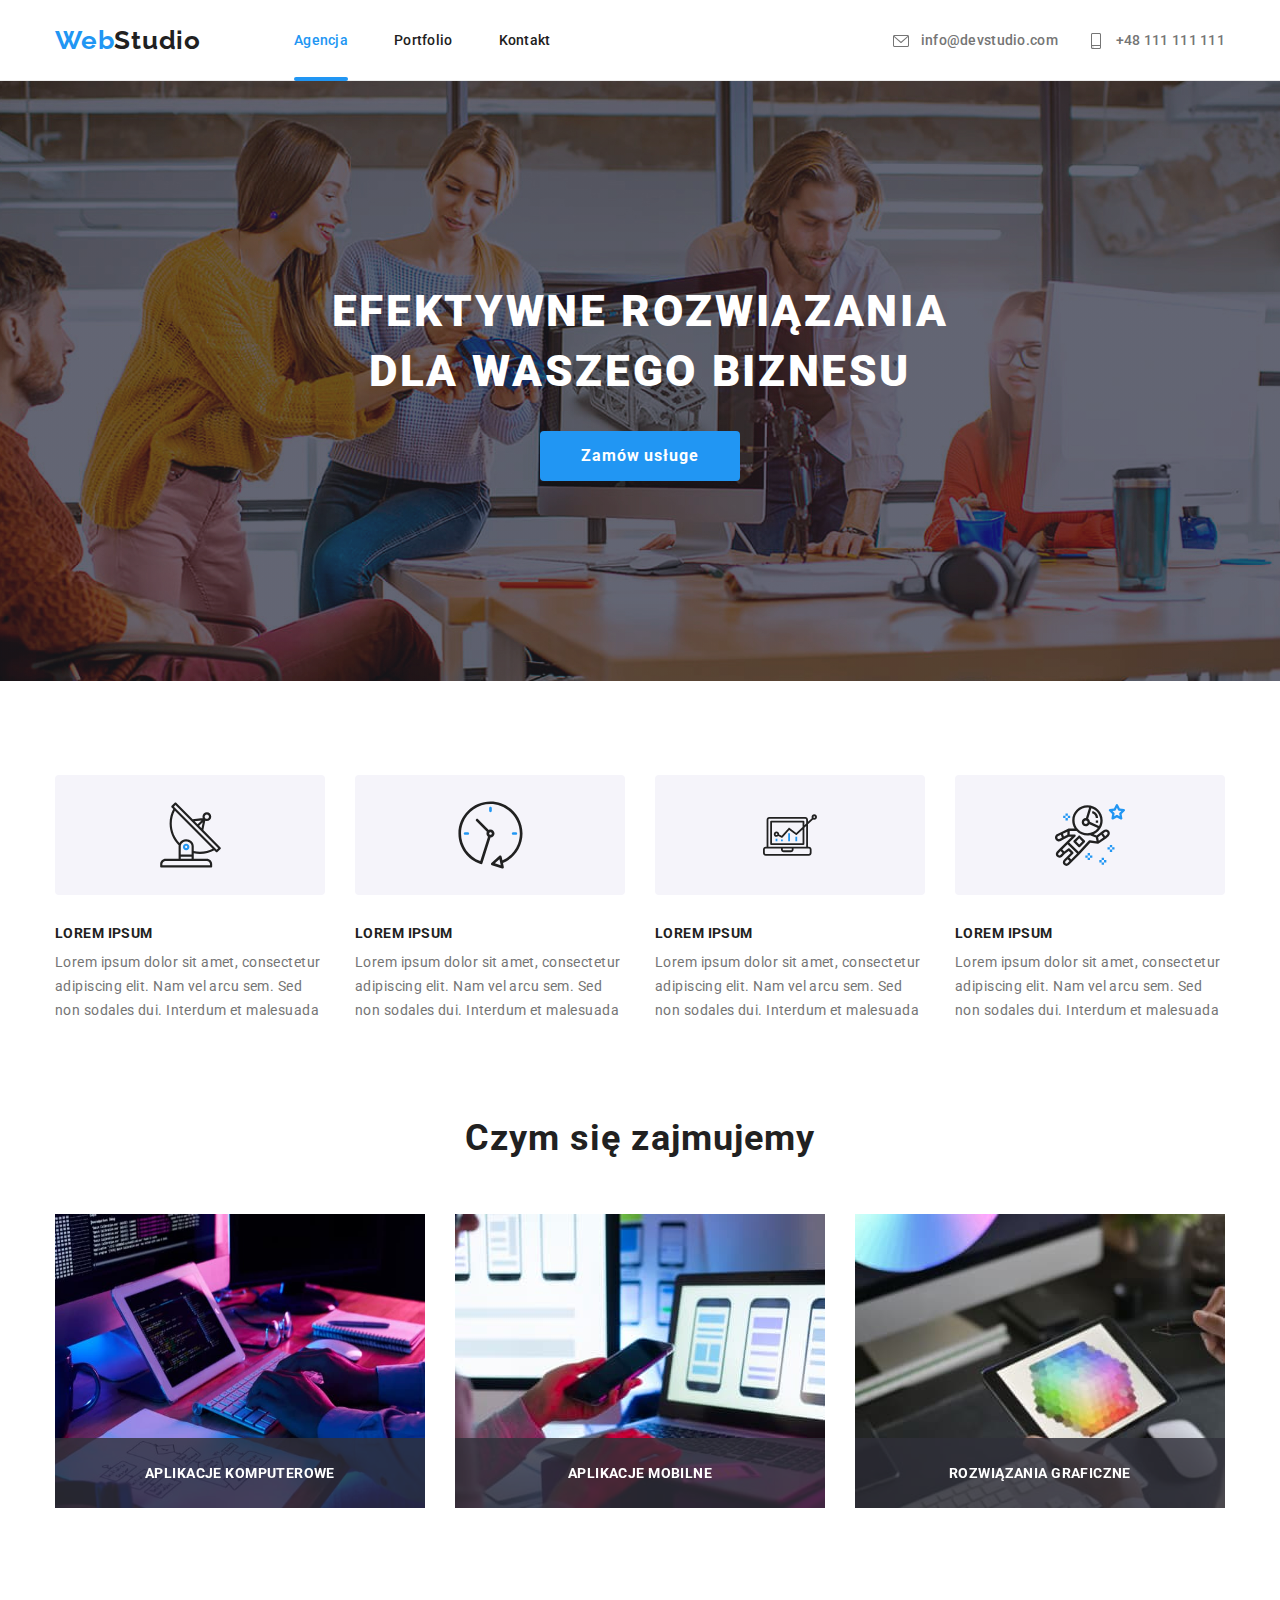
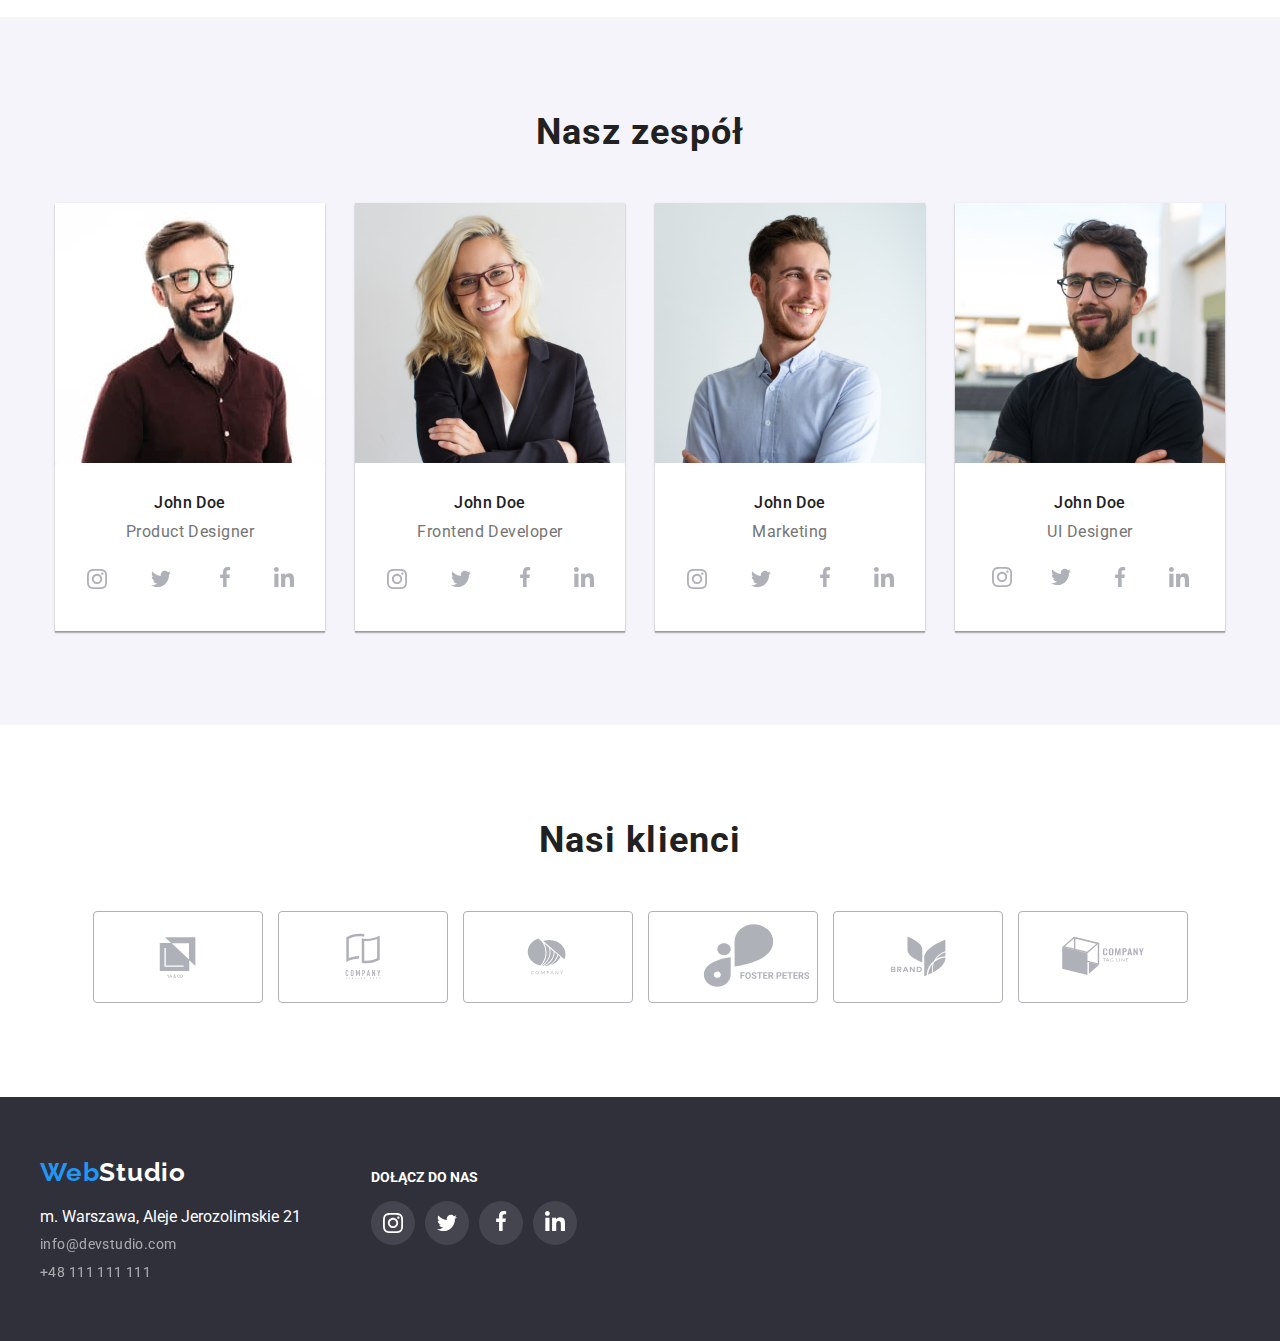
<file: index.html>
<!DOCTYPE html>
<html lang="en">

<head>
  <meta charset="UTF-8" />
  <meta http-equiv="X-UA-Compatible" content="IE=edge" />
  <meta name="viewport" content="width=device-width, initial-scale=1.0" />
  <link rel="stylesheet"
    href="https://cdnjs.cloudflare.com/ajax/libs/modern-normalize/0.7.0/modern-normalize.min.css" />
  <link rel="stylesheet" href="./css/styles.css" />
  <link rel="preconnect" href="https://fonts.googleapis.com" />
  <link rel="preconnect" href="https://fonts.gstatic.com" crossorigin />
  <link href="https://fonts.googleapis.com/css2?family=Raleway:wght@700&family=Roboto:wght@400;500;700;900&display=swap"
    rel="stylesheet" />
  <title>WebStudio</title>
</head>

<body>
  <header class="header">
    <div class="container">
      <nav class="navigation">
        <a class="logo-lighttheme" class="header-logo" href="./index.html">Web<span>Studio</span></a>
        <ul class="navigation-links list">
          <li class="item"><a id="current" class="link" href="./index.html">Agencja</a>
          </li>
          <li class="item"><a class="link" href="./portfolio.html">Portfolio</a></li>
          <li class="item"><a class="link" href="#Kontakt">Kontakt</a></li>
        </ul>
      </nav>
      <ul class="contact-links list">
        <li class="item"><a class="link" href="mailto:info@devstudio.com"><svg class="nav-icon" width=20 height=16>
              <use href="./images/icons.svg#icon-envelope"></use>
            </svg><span>info@devstudio.com</span></a></li>
        <li class="item"><a class="link" href="phone:+48111111111"><svg class="nav-icon" width=20 height=16>
              <use href="./images/icons.svg#icon-smartphone"></use>
            </svg>+48 111 111 111</a></li>
      </ul>
    </div>
  </header>
  <main>
    <section class="hero">
      <div class="container">
        <h1 class="hero-header">EFEKTYWNE ROZWIĄZANIA DLA WASZEGO BIZNESU</h1>
        <button class="hero-btn" type="button" data-modal-open>Zamów usługe</button>
    </section>
    <div class="backdrop is-hidden" data-modal>
      <div class="modal"><button class="modal-close" data-modal-close><svg class="close" width="17" heigth="17">
            <use href="./images/icons.svg#icon-close-black"></use>
          </svg></button></div>
    </div>
    </div>
    <section class="main">
      <div class="container">
        <ul class="main-content list">
          <li class="item">
            <div class="iconcont"><svg class="icon" width=65 height=70>
                <use href="./images/icons.svg#icon-antenna">
              </svg></div>
            <h3 class="main-content-header">LOREM IPSUM</h3>
            <p class="main-content-text">
              Lorem ipsum dolor sit amet, consectetur adipiscing elit. Nam vel
              arcu sem. Sed non sodales dui. Interdum et malesuada
            </p>
          </li>
          <li class="item">
            <div class="iconcont"> <svg class="icon" width=67 height=70>
                <use href="./images/icons.svg#icon-clock">
              </svg></div>
            <h3 class="main-content-header">LOREM IPSUM</h3>
            <p class="main-content-text">
              Lorem ipsum dolor sit amet, consectetur adipiscing elit. Nam vel
              arcu sem. Sed non sodales dui. Interdum et malesuada
            </p>
          </li>
          <li class="item">
            <div class="iconcont"> <svg class="icon" width=54 height=70>
                <use href="./images/icons.svg#icon-diagram">
              </svg></div>
            <h3 class="main-content-header">LOREM IPSUM</h3>
            <p class="main-content-text">
              Lorem ipsum dolor sit amet, consectetur adipiscing elit. Nam vel
              arcu sem. Sed non sodales dui. Interdum et malesuada
            </p>
          </li>
          <li class="item">
            <div class="iconcont"> <svg class="icon" width=70 height=70>
                <use href="./images/icons.svg#icon-astronaut">
              </svg></div>
            <h3 class="main-content-header">LOREM IPSUM</h3>
            <p class="main-content-text">
              Lorem ipsum dolor sit amet, consectetur adipiscing elit. Nam vel
              arcu sem. Sed non sodales dui. Interdum et malesuada
            </p>
          </li>
        </ul>
      </div>
    </section>
    <section class="about">
      <div class="container">
        <h2>Czym się zajmujemy</h2>
        <ul class="about-list list">
          <li class="item">
            <img src="./images/about/about1.jpg" alt="hands of a person working on a tablet with a detachable keyboard"
              height="294" width="370" />
            <p class="subtitle">Aplikacje komputerowe</p>
          </li>
          <li class="item">
            <img src="./images/about/about2.jpg" alt="phone held in the hands of the person working at the computer"
              height="294" width="370" />
            <p class="subtitle">Aplikacje mobilne</p>
          </li>
          <li class="item">
            <img src="./images/about/about3.jpg" alt="tablet with color palette held in women's hands" height="294"
              width="370" />
            <p class="subtitle">Rozwiązania graficzne</p>
          </li>
        </ul>
      </div>
    </section>
    <section class="employee">
      <div class="container">
        <h2 class="employee-header">Nasz zespół</h2>
        <ul class="list">
          <li class="item">
            <img src="./images/employers/img-3.jpg" width="270" height="260"
              alt="smiling man in glasses, with a short beard, and in a maroon buttoned shirt" />
            <div class="employee-description">
              <p class="employee-name">John Doe</p>
              <p class="employee-position">Product Designer</p>
              <ul class="social list">
                <li class="social-list"><a class="social-links" href="insta"><svg class="icon" width=20 height=20>
                      <use href="./images/icons.svg#icon-instagram">
                    </svg></a></li>
                <li class="social-list"><a class="social-links" href="tweter"><svg class="icon" width=20 height=20>
                      <use href="./images/icons.svg#icon-tweter">
                    </svg></a></li>
                <li class="social-links"><a href="facebook"><svg class="icon" width=20 height=20>
                      <use href="./images/icons.svg#icon-facebook">
                    </svg></a></li>
                <li class="social-links"><a href="linkedin"><svg class="icon" width=20 height=20>
                      <use href="./images/icons.svg#icon-linkedin">
                    </svg></a></li>
              </ul>
            </div>
          </li>
          <li class="item">
            <img src="./images/employers/img-2.jpg" width="270" height="260"
              alt="smiling woman with long blonde hair, glasses and a darker jacket." />
            <div class="employee-description">
              <p class="employee-name">John Doe</p>
              <p class="employee-position">Frontend Developer</p>
              <ul class="social list">
                <li class="social-list"><a class="social-links" href="insta"><svg class="icon" width=20 height=20>
                      <use href="./images/icons.svg#icon-instagram">
                    </svg></a></li>
                <li class="social-list"><a class="social-links" href="tweter"><svg class="icon" width=20 height=20>
                      <use href="./images/icons.svg#icon-tweter">
                    </svg></a></li>
                <li class="social-links"><a href="facebook"><svg class="icon" width=20 height=20>
                      <use href="./images/icons.svg#icon-facebook">
                    </svg></a></li>
                <li class="social-links"><a href="linkedin"><svg class="icon" width=20 height=20>
                      <use href="./images/icons.svg#icon-linkedin">
                    </svg></a></li>
              </ul>
            </div>
          </li>

          <li class="item">
            <img src="./images/employers/img-1.jpg" width="270" height="260"
              alt="smiling man with short facial hair and blue buttoned shirt" />
            <div class="employee-description">
              <p class="employee-name">John Doe</p>
              <p class="employee-position">Marketing</p>
              <ul class="social list">
                <li class="social-list"><a class="social-links" href="insta"><svg class="icon" width=20 height=20>
                      <use href="./images/icons.svg#icon-instagram">
                    </svg></a></li>
                <li class="social-list"><a class="social-links" href="tweter"><svg class="icon" width=20 height=20>
                      <use href="./images/icons.svg#icon-tweter">
                    </svg></a></li>
                <li class="social-links"><a href="facebook"><svg class="icon" width=20 height=20>
                      <use href="./images/icons.svg#icon-facebook">
                    </svg></a></li>
                <li class="social-links"><a href="linkedin"><svg class="icon" width=20 height=20>
                      <use href="./images/icons.svg#icon-linkedin">
                    </svg></a></li>
              </ul>
            </div>

          </li>

          <li class="item">
            <img src="./images/employers/img.jpg" width="270" height="260"
              alt="smiling man in glasses, with medium facial hair, and in a black T-shirt" />
            <div class="employee-description">
              <p class="employee-name">John Doe</p>
              <p class="employee-position">UI Designer</p>
              <ul class="social list">
                <li class="social-links"><a href="insta"><svg class="icon" width=20 height=20>
                      <use href="./images/icons.svg#icon-instagram">
                    </svg></a></li>
                <li class="social-links"><a href="tweter"><svg class="icon" width=20 height=20>
                      <use href="./images/icons.svg#icon-tweter">
                    </svg></a></li>
                <li class="social-links"><a href="facebook"><svg class="icon" width=20 height=20>
                      <use href="./images/icons.svg#icon-facebook">
                    </svg></a></li>
                <li class="social-links"><a href="linkedin"><svg class="icon" width=20 height=20>
                      <use href="./images/icons.svg#icon-linkedin">
                    </svg></a></li>
              </ul>
            </div>
          </li>
        </ul>

      </div>
    </section>
    <section class="customers">
      <div class="container">
        <h2 class="customers-header">Nasi klienci</h2>
        <ul class="customer-list list">
          <li class="item"><a class="customer-link" href="link"><svg class="icon" width=170 height=92>
                <use href="./images/icons.svg#icon-logo1"></use>
              </svg></a></li>
          <li class="item"><a class="customer-link" href="link"><svg class="icon" width=170 height=92>
                <use href="./images/icons.svg#icon-logo2"></use>
              </svg></a></li>
          <li class="item"><a class="customer-link" href="link"><svg class="icon" width=170 height=92>
                <use href="./images/icons.svg#icon-logo3"></use>
              </svg></a></li>
          <li class="item"><a class="customer-link" href="link"><svg class="icon" width=170 height=92>
                <use href="./images/icons.svg#icon-logo4"></use>
              </svg></a></li>
          <li class="item"><a class="customer-link" href="link"><svg class="icon" width=170 height=92>
                <use href="./images/icons.svg#icon-logo5"></use>
              </svg></a></li>
          <li class="item"><a class="customer-link" href="link"><svg class="icon" width=170 height=92>
                <use href="./images/icons.svg#icon-logo6"></use>
              </svg></a></li>
        </ul>
      </div>
    </section>
  </main>
  <footer class="footer">
    <div class="container">
      <div class="footeraddres">
        <a class="logo-darktheme" href="#mainweb">Web<span>Studio</span></a>
        <ul class="list">
          <li class="item"><a class="footer-adres" href="https://goo.gl/maps/imskWViYpNZ9BuhFA" target="_blank">m.
              Warszawa, Aleje
              Jerozolimskie 21</a></li>
          <li class="item">
            <a class="footer-link" href="mailto:info@devstudio.com">info@devstudio.com</a>
          </li>
          <li class="item"> <a class="footer-link" href="phone:+48111111111">+48 111 111 111</a>
          </li>
        </ul>
      </div>
      <div class="footersocial">
        <p class="footerlinks">DOŁĄCZ DO NAS</p>
        <ul class="social list">
          <li class="social-list"><a class="social-links" href="insta"><svg class="icon" width=20 height=20>
                <use href="./images/icons.svg#icon-instagram">
              </svg></a></li>
          <li class="social-list"><a class="social-links" href="tweter"><svg class="icon" width=20 height=20>
                <use href="./images/icons.svg#icon-tweter">
              </svg></a></li>
          <li class="social-links"><a href="facebook"><svg class="icon" width=20 height=20>
                <use href="./images/icons.svg#icon-facebook">
              </svg></a></li>
          <li class="social-links"><a href="linkedin"><svg class="icon" width=20 height=20>
                <use href="./images/icons.svg#icon-linkedin">
              </svg></a></li>
        </ul>
      </div>
    </div>
  </footer>
  <script src="./modal.js"></script>
</body>

</html>
</file>
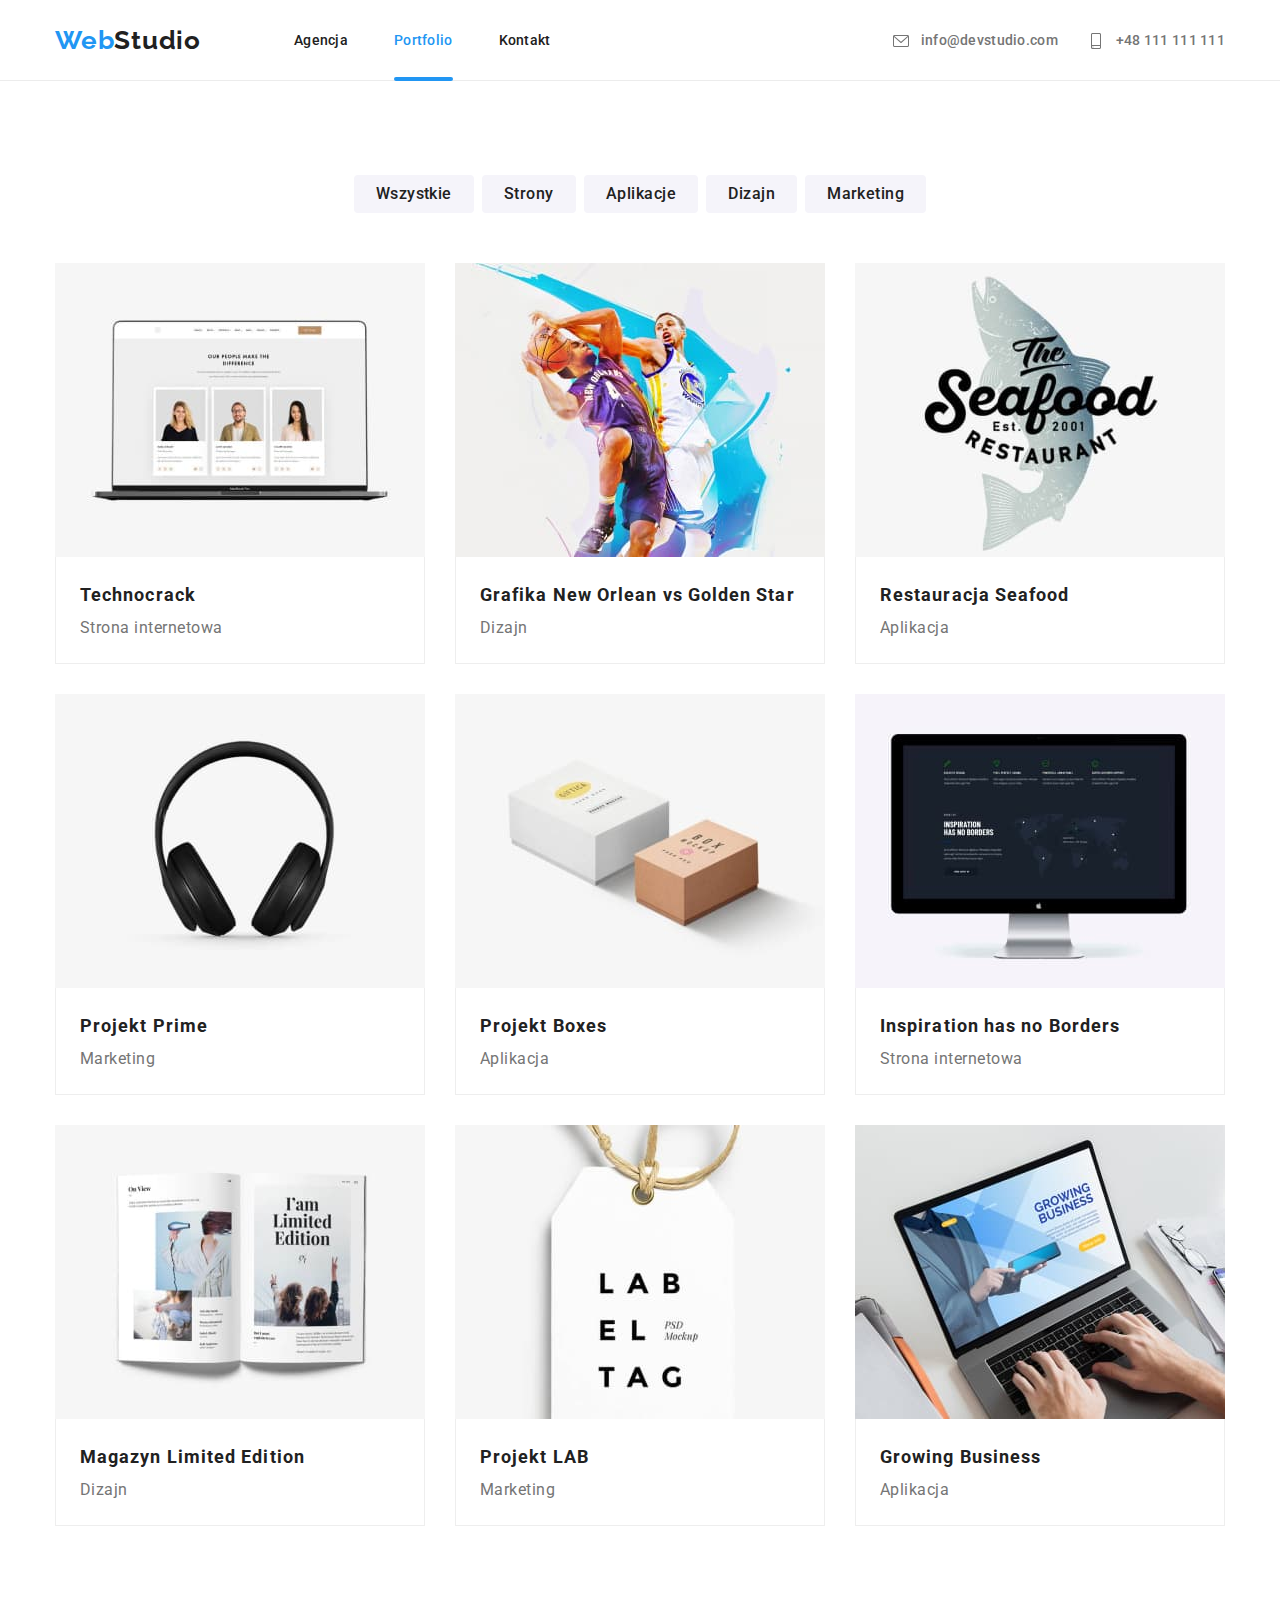
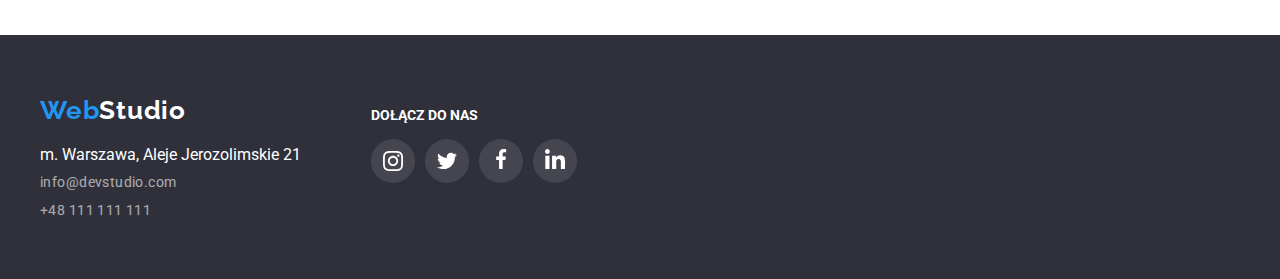
<file: portfolio.html>
<!DOCTYPE html>
<html lang="en">

<head>
  <meta charset="UTF-8" />
  <meta http-equiv="X-UA-Compatible" content="IE=edge" />
  <meta name="viewport" content="width=device-width, initial-scale=1.0" />
  <link rel="stylesheet"
    href="https://cdnjs.cloudflare.com/ajax/libs/modern-normalize/0.7.0/modern-normalize.min.css" />
  <link rel="stylesheet" href="./css/styles.css" />
  <link rel="preconnect" href="https://fonts.googleapis.com" />
  <link rel="preconnect" href="https://fonts.gstatic.com" crossorigin />
  <link href="https://fonts.googleapis.com/css2?family=Raleway:wght@700&family=Roboto:wght@400;500;700;900&display=swap"
    rel="stylesheet" />
  <title>Portfolio</title>
</head>

<body>
  <header class="header">
    <div class="container">
      <nav class="navigation">
        <a class="logo-lighttheme" class="header-logo" href="./index.html">Web<span>Studio</span></a>
        <ul class="navigation-links list">
          <li class="item"><a class="link" href="./index.html">Agencja</a>
          </li>
          <li class="item"><a id="current" class="link" href="./portfolio.html">Portfolio</a></li>
          <li class="item"><a class="link" href="#Kontakt">Kontakt</a></li>
        </ul>
      </nav>
      <ul class="contact-links list">
        <li class="item"><a class="link" href="mailto:info@devstudio.com"><svg class="nav-icon" width=20 height=16>
              <use href="./images/icons.svg#icon-envelope"></use>
            </svg><span>info@devstudio.com</span></a></li>
        <li class="item"><a class="link" href="phone:+48111111111"><svg class="nav-icon" width=20 height=16>
              <use href="./images/icons.svg#icon-smartphone"></use>
            </svg>+48 111 111 111</a></li>
      </ul>
    </div>
  </header>
  <main class="galler-nav">
    <div class="container">
      <ul class="galler-nav-list list">
        <li class="item"><button class="gallery-btn" type="button">Wszystkie</button></li>
        <li class="item"><button class="gallery-btn" type="button">Strony</button></li>
        <li class="item"><button class="gallery-btn" type="button">Aplikacje</button></li>
        <li class="item"><button class="gallery-btn" type="button">Dizajn</button></li>
        <li class="item"><button class="gallery-btn" type="button">Marketing</button></li>
      </ul>
    </div>
    <h1 hidden>Galeria zdjęć</h1>
    <section class="gallery">
      <div class="container">
        <ul class="gallery-list list">
          <li class="item">
            <div class="overlay-container">
              <img src="./images/portfolio/img.jpg" width="370" height="294" alt="laptop z otwartą stroną intenetową" />
              <div class="overlay">
                <p>Technocrack jest popularną platformą wykorzystywaną do rozpowszechniania koronawirusa. Firmy
                  wykorzystują tę platformę do celów szpiegowskich i ataków na niezabezpieczone serwery konkurencji</p>
              </div>
            </div>
            <div class="gallery-subtitle-wraper">
              <p class="gallery-list-title">Technocrack</p>
              <p class="gallery-list-subtitle">Strona internetowa</p>
            </div>
          </li>
          <li class="item">
            <div class="overlay-container">
              <img src="./images/portfolio/img1.jpg" width="370" height="294"
                alt="2 graczy koszykówki walczących o piłkę na abstrakcyjnym tle" />
              <div class="overlay">
                <p>Lorem ipsum dolor sit amet consectetur adipisicing elit. Nam, quia. Qui omnis libero adipisci velit
                  aspernatur dolor eaque blanditiis similique, neque itaque, harum quae nesciunt officiis dolore ullam
                  eveniet! Ullam!</div>
            </div>
            <div class="gallery-subtitle-wraper">
              <p class="gallery-list-title">Grafika New Orlean vs Golden Star</p>
              <p class="gallery-list-subtitle">Dizajn</p>
            </div>
          </li>
          <li class="item">
            <div class="overlay-container">
              <img src="./images/portfolio/img2.jpg" width="370" height="294"
                alt="logo restauacji seafood, rysunkowa ryba" />
              <div class="overlay">
                <p>Lorem ipsum dolor sit amet consectetur adipisicing elit. Nam, quia. Qui omnis libero adipisci velit
                  aspernatur dolor eaque blanditiis similique, neque itaque, harum quae nesciunt officiis dolore ullam
                  eveniet! Ullam! </div>
            </div>
            <div class="gallery-subtitle-wraper">
              <p class="gallery-list-title">Restauracja Seafood</p>
              <p class="gallery-list-subtitle">Aplikacja</p>
            </div>
          </li>
          <li class="item">
            <div class="overlay-container">
              <img src="./images/portfolio/img3.jpg" width="370" height="294" alt="czarne słuchawki" />
              <div class="overlay">
                <p>Lorem ipsum dolor sit amet consectetur adipisicing elit. Nam, quia. Qui omnis libero adipisci velit
                  aspernatur dolor eaque blanditiis similique, neque itaque, harum quae nesciunt officiis dolore ullam
                  eveniet! Ullam!  </div>
            </div>
            <div class="gallery-subtitle-wraper">
              <p class="gallery-list-title">Projekt Prime</p>
              <p class="gallery-list-subtitle">Marketing</p>
            </div>
          </li>
          <li class="item">
            <div class="overlay-container">
              <img src="./images/portfolio/img4.jpg" width="370" height="294"
                alt="2 pudełka, białe i brązowe z logo firmy" />
              <div class="overlay">
                <p>Lorem ipsum dolor sit amet consectetur adipisicing elit. Nam, quia. Qui omnis libero adipisci velit
                  aspernatur dolor eaque blanditiis similique, neque itaque, harum quae nesciunt officiis dolore ullam
                  eveniet! Ullam! </div>
            </div>
            <div class="gallery-subtitle-wraper">
              <p class="gallery-list-title">Projekt Boxes</p>
              <p class="gallery-list-subtitle">Aplikacja</p>
            </div>
          </li>
          <li class="item">
            <div class="overlay-container">
              <img src="./images/portfolio/img5.jpg" width="370" height="294"
                alt="monitor komutera z wyświetlaną stroną internetową" />
              <div class="overlay">
                <p>Lorem ipsum dolor sit amet consectetur adipisicing elit. Nam, quia. Qui omnis libero adipisci velit
                  aspernatur dolor eaque blanditiis similique, neque itaque, harum quae nesciunt officiis dolore ullam
                  eveniet! Ullam!</div>
            </div>
            <div class="gallery-subtitle-wraper">
              <p class="gallery-list-title">Inspiration has no Borders</p>
              <p class="gallery-list-subtitle">Strona internetowa</p>
            </div>
          </li>
          <li class="item">
            <div class="overlay-container">
              <img src="./images/portfolio/img6.jpg" width="370" height="294" alt="otwarty katalog z artykułami" />
              <div class="overlay">
                <p>Lorem ipsum dolor sit amet consectetur adipisicing elit. Nam, quia. Qui omnis libero adipisci velit
                  aspernatur dolor eaque blanditiis similique, neque itaque, harum quae nesciunt officiis dolore ullam
                  eveniet! Ullam!</div>
            </div>
            <div class="gallery-subtitle-wraper">
              <p class="gallery-list-title">Magazyn Limited Edition</p>
              <p class="gallery-list-subtitle">Dizajn</p>
            </div>
          </li>
          <li class="item">
            <div class="overlay-container">
              <img src="./images/portfolio/img7.jpg" width="370" height="294" alt="zawieszka z napisem labeltag" />
              <div class="overlay">
                <p>Lorem ipsum dolor sit amet consectetur adipisicing elit. Nam, quia. Qui omnis libero adipisci velit
                  aspernatur dolor eaque blanditiis similique, neque itaque, harum quae nesciunt officiis dolore ullam
                  eveniet! Ullam!</div>
            </div>
            <div class="gallery-subtitle-wraper">
              <p class="gallery-list-title">Projekt LAB</p>
              <p class="gallery-list-subtitle">Marketing</p>
            </div>
          </li>
          <li class="item">
            <div class="overlay-container">
              <img src="./images/portfolio/img8.jpg" width="370" height="294"
                alt="laptop z otwartą biznesową stroną internetową" />
              <div class="overlay">
                <p>Lorem ipsum dolor sit amet consectetur adipisicing elit. Nam, quia. Qui omnis libero adipisci velit
                  aspernatur dolor eaque blanditiis similique, neque itaque, harum quae nesciunt officiis dolore ullam
                  eveniet! Ullam!</p>
              </div>
            </div>
            <div class="gallery-subtitle-wraper">
              <p class="gallery-list-title">Growing Business</p>
              <p class="gallery-list-subtitle">Aplikacja</p>
            </div>
          </li>
        </ul>
      </div>
    </section>
  </main>
  <footer class="footer">
    <div class="container">
      <div class="footeraddres">
        <a class="logo-darktheme" href="#mainweb">Web<span>Studio</span></a>
        <ul class="list">
          <li class="item"><a class="footer-adres" href="https://goo.gl/maps/imskWViYpNZ9BuhFA" target="_blank">m.
              Warszawa, Aleje
              Jerozolimskie 21</a></li>
          <li class="item">
            <a class="footer-link" href="mailto:info@devstudio.com">info@devstudio.com</a>
          </li>
          <li class="item"> <a class="footer-link" href="phone:+48111111111">+48 111 111 111</a>
          </li>
        </ul>
      </div>
      <div class="footersocial">
        <p class="footerlinks">DOŁĄCZ DO NAS</p>
        <ul class="social list">
          <li class="social-list"><a class="social-links" href="insta"><svg class="icon" width=20 height=20>
                <use href="./images/icons.svg#icon-instagram">
              </svg></a></li>
          <li class="social-list"><a class="social-links" href="tweter"><svg class="icon" width=20 height=20>
                <use href="./images/icons.svg#icon-tweter">
              </svg></a></li>
          <li class="social-links"><a href="facebook"><svg class="icon" width=20 height=20>
                <use href="./images/icons.svg#icon-facebook">
              </svg></a></li>
          <li class="social-links"><a href="linkedin"><svg class="icon" width=20 height=20>
                <use href="./images/icons.svg#icon-linkedin">
              </svg></a></li>
        </ul>
      </div>
    </div>
  </footer>
</body>

</html>
</file>
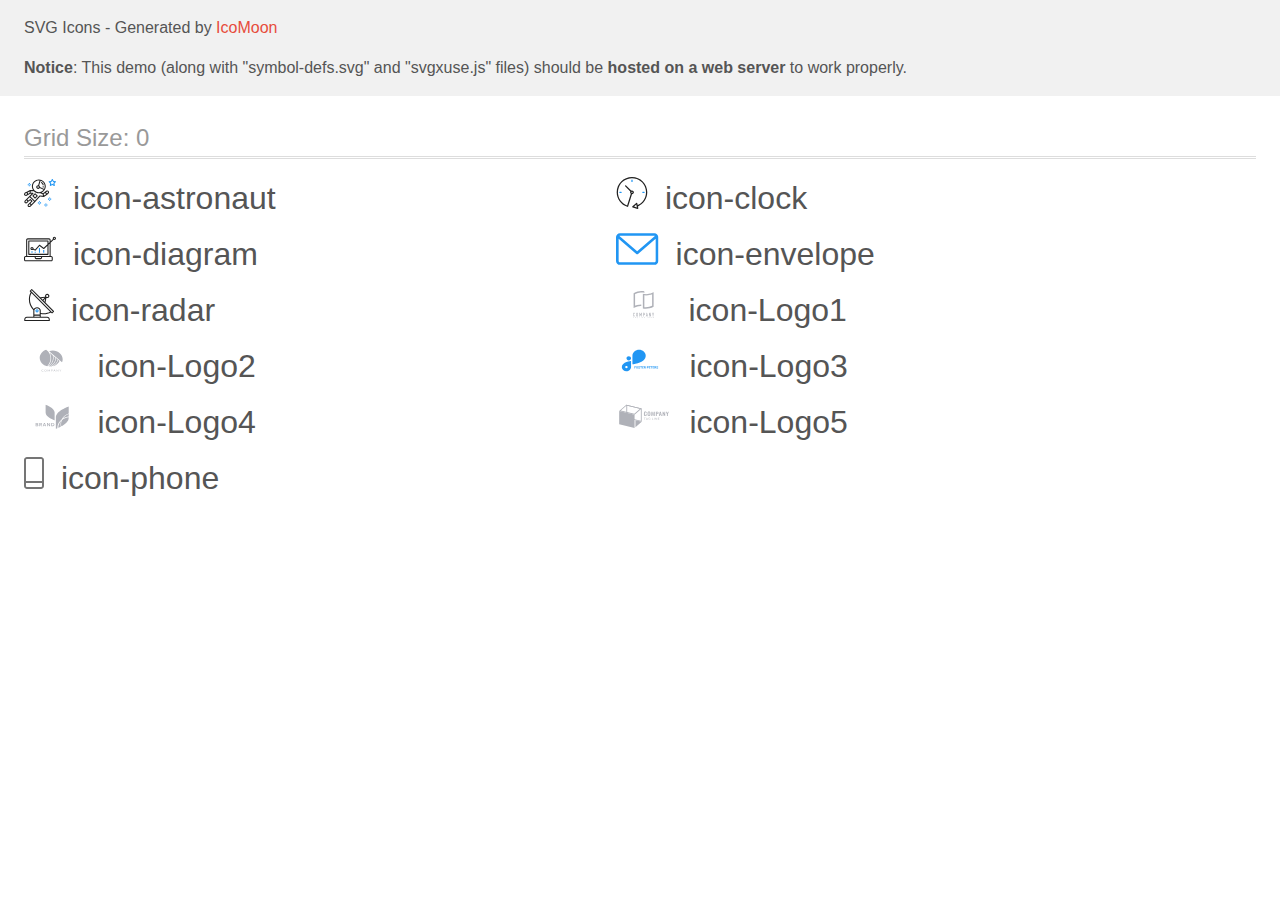
<file: images/icons/demo-external-svg.html>
<!doctype html>
<html>
<head>
    <title>IcoMoon - SVG Icons</title>
    <meta charset="utf-8">
    <meta name="viewport" content="width=device-width, initial-scale=1">
    <link rel="stylesheet" href="demo-files/demo.css">
    <link rel="stylesheet" href="style.css">
</head>
<body>
<header class="bgc1 clearfix">
<div class="mhl">
    <p>SVG Icons - Generated by <a href="https://icomoon.io/app">IcoMoon</a></p><p><strong>Notice</strong>: This demo (along with "symbol-defs.svg" and "svgxuse.js" files) should be <b>hosted on a web server</b> to work properly.</p>
</div>
</header>
    <div class="clearfix mhl ptl">
        <h1 class="mvm mtn fgc1">Grid Size: 0</h1>
        <div class="glyph fs1">
            <div class="clearfix pbs">
                <svg class="icon icon-astronaut"><use xlink:href="symbol-defs.svg#icon-astronaut"></use></svg><span class="name"> icon-astronaut</span>
            </div>
        </div>
        <div class="glyph fs1">
            <div class="clearfix pbs">
                <svg class="icon icon-clock"><use xlink:href="symbol-defs.svg#icon-clock"></use></svg><span class="name"> icon-clock</span>
            </div>
        </div>
        <div class="glyph fs1">
            <div class="clearfix pbs">
                <svg class="icon icon-diagram"><use xlink:href="symbol-defs.svg#icon-diagram"></use></svg><span class="name"> icon-diagram</span>
            </div>
        </div>
        <div class="glyph fs1">
            <div class="clearfix pbs">
                <svg class="icon icon-envelope"><use xlink:href="symbol-defs.svg#icon-envelope"></use></svg><span class="name"> icon-envelope</span>
            </div>
        </div>
        <div class="glyph fs1">
            <div class="clearfix pbs">
                <svg class="icon icon-radar"><use xlink:href="symbol-defs.svg#icon-radar"></use></svg><span class="name"> icon-radar</span>
            </div>
        </div>
        <div class="glyph fs1">
            <div class="clearfix pbs">
                <svg class="icon icon-Logo1"><use xlink:href="symbol-defs.svg#icon-Logo1"></use></svg><span class="name"> icon-Logo1</span>
            </div>
        </div>
        <div class="glyph fs1">
            <div class="clearfix pbs">
                <svg class="icon icon-Logo2"><use xlink:href="symbol-defs.svg#icon-Logo2"></use></svg><span class="name"> icon-Logo2</span>
            </div>
        </div>
        <div class="glyph fs1">
            <div class="clearfix pbs">
                <svg class="icon icon-Logo3"><use xlink:href="symbol-defs.svg#icon-Logo3"></use></svg><span class="name"> icon-Logo3</span>
            </div>
        </div>
        <div class="glyph fs1">
            <div class="clearfix pbs">
                <svg class="icon icon-Logo4"><use xlink:href="symbol-defs.svg#icon-Logo4"></use></svg><span class="name"> icon-Logo4</span>
            </div>
        </div>
        <div class="glyph fs1">
            <div class="clearfix pbs">
                <svg class="icon icon-Logo5"><use xlink:href="symbol-defs.svg#icon-Logo5"></use></svg><span class="name"> icon-Logo5</span>
            </div>
        </div>
        <div class="glyph fs1">
            <div class="clearfix pbs">
                <svg class="icon icon-phone"><use xlink:href="symbol-defs.svg#icon-phone"></use></svg><span class="name"> icon-phone</span>
            </div>
        </div>
  </div>
<script defer src="svgxuse.js"></script>
</body>
</html>
</file>
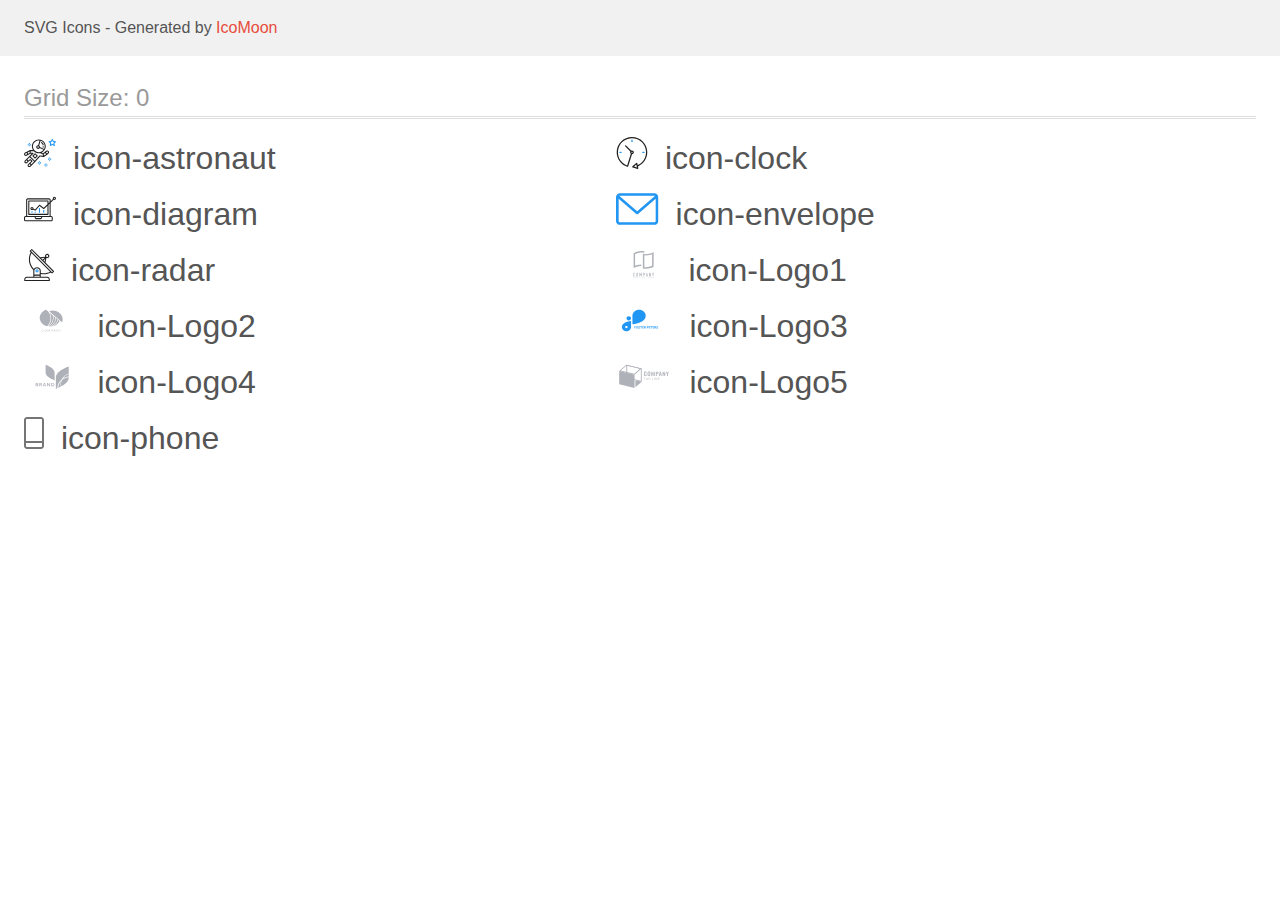
<file: images/icons/demo.html>
<!doctype html>
<html>
<head>
    <title>IcoMoon - SVG Icons</title>
    <meta charset="utf-8">
    <meta name="viewport" content="width=device-width, initial-scale=1">
    <link rel="stylesheet" href="demo-files/demo.css">
    <link rel="stylesheet" href="style.css">
</head>
<body>
<svg aria-hidden="true" style="position: absolute; width: 0; height: 0; overflow: hidden;" version="1.1" xmlns="http://www.w3.org/2000/svg" xmlns:xlink="http://www.w3.org/1999/xlink">
<defs>
<symbol id="icon-astronaut" viewBox="0 0 32 32">
<path fill="#2196f3" style="fill: var(--color1, #2196f3)" d="M31.974 4.524c-0.064-0.191-0.227-0.332-0.427-0.362l-0.003-0-1.911-0.278-0.855-1.731c-0.179-0.365-0.777-0.365-0.956 0l-0.855 1.731-1.911 0.278c-0.26 0.039-0.457 0.26-0.457 0.528 0 0.15 0.062 0.285 0.161 0.382l1.383 1.348-0.326 1.903c-0.034 0.2 0.048 0.402 0.212 0.522 0.166 0.12 0.383 0.135 0.562 0.040l1.709-0.899 1.709 0.899c0.072 0.038 0.157 0.061 0.247 0.061 0.295 0 0.534-0.239 0.534-0.534 0-0.031-0.003-0.062-0.008-0.092l0 0.003-0.326-1.903 1.383-1.348c0.099-0.097 0.161-0.233 0.161-0.382 0-0.059-0.009-0.115-0.027-0.168l0.001 0.004zM29.511 5.851c-0.126 0.122-0.183 0.299-0.153 0.472l0.191 1.114-1-0.526c-0.072-0.039-0.158-0.062-0.249-0.062s-0.177 0.023-0.252 0.063l0.003-0.001-1 0.526 0.191-1.114c0.005-0.027 0.008-0.059 0.008-0.091 0-0.149-0.061-0.285-0.16-0.381l-0-0-0.811-0.789 1.119-0.163c0.174-0.025 0.324-0.134 0.402-0.292l0.5-1.013 0.5 1.013c0.078 0.158 0.228 0.267 0.402 0.292l1.119 0.162-0.809 0.79zM26.134 20.522h-1.067v1.067h1.067v-1.067zM26.134 22.656h-1.067v1.066h1.067v-1.066zM27.2 21.589h-1.067v1.067h1.067v-1.067zM25.067 21.589h-1.067v1.067h1.067v-1.067zM22.4 26.389h-1.067v1.067h1.067v-1.067zM22.4 28.523h-1.067v1.067h1.067v-1.067zM23.467 27.456h-1.067v1.067h1.067v-1.067zM21.334 27.456h-1.067v1.067h1.067v-1.067zM16 24.256h-1.066v1.067h1.066v-1.067zM16 26.389h-1.066v1.067h1.066v-1.067zM17.067 25.322h-1.067v1.067h1.067v-1.067zM14.934 25.322h-1.067v1.067h1.067v-1.067zM5.867 6.122h-1.066v1.066h1.066v-1.066zM5.867 8.256h-1.066v1.066h1.066v-1.066zM6.933 7.189h-1.067v1.067h1.066v-1.067zM4.8 7.189h-1.067v1.067h1.067v-1.067z"></path>
<path fill="#212121" style="fill: var(--color2, #212121)" d="M24.715 14.16c-0.28-0.376-0.698-0.636-1.179-0.703l-0.009-0.001c-0.076-0.012-0.164-0.018-0.254-0.018-0.411 0-0.789 0.139-1.090 0.373l0.004-0.003-1.253 0.96-1.898 1.417-1.358-0.541c2.421-1.086 4.113-3.508 4.113-6.32 0-3.823-3.122-6.934-6.961-6.934s-6.961 3.11-6.961 6.934c0 1.386 0.415 2.674 1.12 3.759l-2.768-0.024c-0.009 0-0.016 0.005-0.023 0.005-0.057 0.003-0.11 0.014-0.159 0.033l0.004-0.001c-0.013 0.005-0.026 0.007-0.038 0.013-0.006 0.003-0.013 0.003-0.019 0.006l-3.233 1.596c-0 0-0.001 0-0.001 0.001l-1.893 0.91c-0.024 0.011-0.045 0.023-0.064 0.036l0.001-0.001c-0.482 0.324-0.795 0.867-0.795 1.483 0 0.297 0.073 0.577 0.201 0.823l-0.005-0.010c0.22 0.424 0.592 0.742 1.043 0.885l0.013 0.003c0.161 0.053 0.345 0.083 0.537 0.083 0.308 0 0.598-0.078 0.851-0.216l-0.009 0.005 1.388-0.738 2.264-1.169 1.357-0.008-5.442 5.415c0 0.001-0.001 0.001-0.001 0.001l-1.339 1.333c-0.303 0.299-0.491 0.714-0.491 1.173 0 0.002 0 0.003 0 0.005v-0c0.002 0.919 0.748 1.664 1.667 1.664 0.001 0 0.002 0 0.002 0h-0c0.428 0 0.854-0.162 1.18-0.485l1.314-1.309 1.741-1.3 0.901 0.897-3.102 3.088c-0.303 0.299-0.491 0.715-0.491 1.174 0 0.001 0 0.003 0 0.004v-0c0 0.445 0.174 0.864 0.49 1.179 0.302 0.3 0.717 0.485 1.176 0.485 0.001 0 0.002 0 0.003 0h-0c0.427 0 0.855-0.162 1.18-0.485l4.488-4.472c0.007-0.006 0.016-0.009 0.022-0.016l5.166-5.658 3.471 0.494c0.025 0.004 0.050 0.006 0.075 0.006 0.064 0 0.127-0.016 0.187-0.038 0.017-0.006 0.032-0.015 0.049-0.023 0.019-0.010 0.039-0.015 0.058-0.027l3.213-2.133c0.012-0.008 0.018-0.021 0.029-0.030 0.013-0.010 0.029-0.014 0.041-0.026l1.271-1.191c0.348-0.326 0.564-0.787 0.564-1.3 0-0.4-0.132-0.769-0.355-1.066l0.003 0.005zM2.13 17.77c-0.098 0.054-0.215 0.086-0.34 0.086-0.078 0-0.153-0.013-0.224-0.036l0.005 0.001c-0.294-0.093-0.504-0.364-0.504-0.683 0-0.236 0.114-0.445 0.29-0.575l0.002-0.001 1.314-0.632 0.316 0.924 0.133 0.389-0.992 0.527zM5.627 15.942l-1.548 0.8-0.255-0.746-0.184-0.537 2.027-1.001-0.040 1.484zM20.727 9.322c0 0.918-0.219 1.785-0.599 2.56l-4.181-1.899c-0.044-0.575-0.342-1.072-0.782-1.384l-0.006-0.004 1.464-4.86c2.377 0.756 4.104 2.974 4.104 5.588zM8.938 9.322c0-3.235 2.644-5.867 5.894-5.867 0.253 0 0.5 0.022 0.745 0.053l-1.432 4.753c-0.019 0-0.037-0.006-0.057-0.006-0 0-0.001 0-0.001 0-1.032 0-1.869 0.835-1.872 1.867v0c0.003 1.031 0.84 1.867 1.872 1.867 0 0 0 0 0.001 0h-0c0.695 0 1.295-0.383 1.618-0.944l3.863 1.755c-1.075 1.446-2.795 2.389-4.737 2.389-3.25 0-5.894-2.632-5.894-5.867zM14.895 10.122c0 0.441-0.362 0.8-0.806 0.8-0 0-0.001 0-0.001 0-0.443 0-0.802-0.358-0.804-0.8v-0c0-0.441 0.361-0.8 0.806-0.8s0.806 0.359 0.806 0.8zM2.464 25.146c-0.11 0.109-0.261 0.176-0.428 0.176s-0.317-0.067-0.427-0.175l0 0c-0.109-0.108-0.176-0.257-0.176-0.422s0.067-0.314 0.176-0.422l0-0 0.962-0.959 0.852 0.848-0.959 0.955zM5.678 28.88c-0.11 0.109-0.261 0.176-0.428 0.176s-0.317-0.067-0.427-0.175l0 0c-0.109-0.108-0.176-0.257-0.176-0.422s0.067-0.314 0.176-0.422l0-0 0.963-0.959 0.852 0.848-0.96 0.955zM9.16 25.411l-0.001 0.001-1.765 1.76-0.852-0.848 1.765-1.757c0.040-0.040 0.065-0.088 0.090-0.136 0.007-0.014 0.020-0.026 0.026-0.040 0.016-0.041 0.019-0.085 0.026-0.128 0.003-0.025 0.014-0.048 0.014-0.073 0-0.035-0.013-0.070-0.020-0.105-0.006-0.032-0.006-0.064-0.019-0.096-0.025-0.053-0.055-0.098-0.092-0.138l0 0c-0.010-0.012-0.014-0.027-0.025-0.038h-0.001s0-0.001-0.001-0.002l-1.607-1.6c-0.017-0.017-0.039-0.024-0.058-0.038-0.025-0.021-0.054-0.040-0.084-0.057l-0.003-0.001c-0.026-0.013-0.058-0.023-0.090-0.031l-0.003-0.001c-0.030-0.009-0.065-0.017-0.101-0.020l-0.002-0c-0.007-0-0.015-0.001-0.023-0.001-0.026 0-0.051 0.002-0.075 0.005l0.003-0c-0.036 0.005-0.069 0.009-0.104 0.021-0.036 0.013-0.067 0.028-0.096 0.046l0.002-0.001c-0.020 0.011-0.043 0.015-0.061 0.029l-1.774 1.324-0.901-0.897 2.399-2.386 4.36 4.289-0.928 0.919zM15.979 18.394c-0.016-0.002-0.030 0.004-0.046 0.003-0.008-0-0.017-0.001-0.027-0.001-0.031 0-0.062 0.003-0.092 0.008l0.003-0c-0.070 0.011-0.132 0.035-0.187 0.070l0.002-0.001c-0.031 0.019-0.058 0.039-0.083 0.062l0-0c-0.013 0.011-0.028 0.016-0.040 0.029l-4.698 5.146-4.328-4.256 2.833-2.818c0.096-0.097 0.156-0.23 0.156-0.377 0-0.295-0.239-0.534-0.534-0.534-0.001 0-0.001 0-0.002 0h0l-2.219 0.013 0.028-1.607 3.104 0.027c1.264 1.297 3.027 2.101 4.978 2.101 0.001 0 0.002 0 0.003 0h-0c0.438 0 0.864-0.046 1.28-0.122 0.040 0.032 0.080 0.064 0.129 0.085l2.41 0.96 0.152 0.759 0.178 0.885-3.003-0.427zM20.020 18.572l-0.313-1.558 1.446-1.080 0.946 1.257-2.080 1.381zM23.773 15.741l-0.837 0.785-0.931-1.237 0.831-0.637c0.155-0.119 0.351-0.168 0.543-0.143 0.193 0.027 0.364 0.128 0.48 0.284 0.088 0.117 0.141 0.265 0.141 0.426 0 0.206-0.087 0.391-0.226 0.521l-0 0z"></path>
<path fill="#212121" style="fill: var(--color2, #212121)" d="M13.602 18.544l-2.143-2.134c-0.096-0.096-0.229-0.155-0.376-0.155s-0.28 0.059-0.376 0.155l-2.143 2.133c-0.097 0.097-0.156 0.23-0.156 0.378s0.060 0.281 0.156 0.378l-0-0 2.142 2.134c0.096 0.096 0.229 0.156 0.376 0.156s0.28-0.059 0.376-0.156v0l2.143-2.134c0.097-0.097 0.157-0.23 0.157-0.378s-0.060-0.281-0.157-0.378l-0-0zM11.083 20.303l-1.387-1.381 1.386-1.381 1.387 1.381-1.387 1.381zM17.164 5.071l-0.258 1.036c0.071 0.018 1.738 0.452 1.738 2.149h1.067c0-2.017-1.666-2.965-2.547-3.184zM19.711 9.322h-1.067v1.066h1.067v-1.066z"></path>
</symbol>
<symbol id="icon-clock" viewBox="0 0 32 32">
<path fill="#212121" style="fill: var(--color2, #212121)" d="M31.296 15.301c-0.001-8.452-6.855-15.303-15.308-15.301s-15.303 6.855-15.301 15.308c0.002 6.788 4.422 12.543 10.541 14.545l0.108 0.031c0.061 0.019 0.123 0.029 0.187 0.029 0.12 0 0.238-0.032 0.342-0.094 0.135-0.080 0.236-0.207 0.283-0.357l3.865-12.25c1.054-0.004 1.906-0.859 1.906-1.913 0-1.056-0.856-1.913-1.913-1.913-0.303 0-0.59 0.071-0.845 0.196l0.011-0.005-5.106-5.107c-0.114-0.11-0.271-0.179-0.443-0.179-0.352 0-0.638 0.286-0.638 0.638 0 0.172 0.068 0.328 0.179 0.443l-0-0 5.103 5.109c-0.121 0.241-0.191 0.525-0.191 0.826 0 0.602 0.283 1.137 0.723 1.48l0.004 0.003-3.682 11.673c-7.278-2.681-11.004-10.754-8.324-18.032s10.754-11.004 18.032-8.323c7.278 2.681 11.004 10.754 8.323 18.032-1.345 3.581-4.003 6.406-7.374 7.938l-0.088 0.036-0.398-1.874c-0.063-0.291-0.318-0.506-0.624-0.506-0.164 0-0.313 0.062-0.426 0.163l0.001-0.001-3.837 3.426c-0.132 0.117-0.214 0.287-0.214 0.477 0 0.283 0.185 0.524 0.441 0.606l0.005 0.001 4.899 1.563c0.058 0.020 0.126 0.031 0.196 0.031 0.352 0 0.637-0.285 0.637-0.637 0-0.047-0.005-0.093-0.015-0.138l0.001 0.004-0.391-1.839c5.528-2.374 9.329-7.772 9.329-14.057 0-0.011 0-0.023-0-0.034v0.002zM15.992 14.664c0.352 0 0.638 0.286 0.638 0.638s-0.285 0.638-0.638 0.638v0c-0.352 0-0.638-0.286-0.638-0.638s0.286-0.638 0.638-0.638v0zM18.092 29.528l2.184-1.948 0.603 2.84-2.787-0.892z"></path>
<path fill="#2196f3" style="fill: var(--color1, #2196f3)" d="M15.354 3.185v1.275c0 0.352 0.286 0.638 0.638 0.638s0.638-0.285 0.638-0.638v0-1.275c0-0.352-0.285-0.638-0.638-0.638s-0.638 0.285-0.638 0.638v0zM3.876 14.664c-0.352 0-0.638 0.286-0.638 0.638s0.285 0.638 0.638 0.638h1.275c0.352 0 0.638-0.286 0.638-0.638s-0.285-0.638-0.638-0.638h-1.275zM28.108 15.939c0.352 0 0.638-0.286 0.638-0.638s-0.285-0.638-0.638-0.638h-1.275c-0.352 0-0.638 0.286-0.638 0.638s0.285 0.638 0.638 0.638h1.275z"></path>
</symbol>
<symbol id="icon-diagram" viewBox="0 0 32 32">
<path fill="#2196f3" style="fill: var(--color1, #2196f3)" d="M14.926 14.965h1.066v4.798h-1.066v-4.798zM19.19 17.097h1.066v2.665h-1.066v-2.665zM10.661 18.696h1.066v1.066h-1.066v-1.066zM7.463 18.163h1.066v1.599h-1.066v-1.599z"></path>
<path fill="#212121" style="fill: var(--color2, #212121)" d="M1.599 28.291h25.586c0 0 0 0 0 0 0.883 0 1.599-0.716 1.599-1.599v0-2.132c0-0.883-0.716-1.599-1.599-1.599v0h-0.533v-13.294l3.028-2.868c0.207 0.104 0.452 0.166 0.711 0.166 0.888 0 1.608-0.72 1.608-1.608s-0.72-1.608-1.608-1.608c-0.888 0-1.608 0.72-1.608 1.608 0 0.247 0.056 0.481 0.155 0.69l-0.004-0.010-2.281 2.162v-1.23c0-0.883-0.716-1.599-1.599-1.599v0h-21.323c-0.883 0-1.599 0.716-1.599 1.599v0 15.992h-0.533c-0.883 0-1.599 0.716-1.599 1.599v0 2.132c0 0.883 0.716 1.599 1.599 1.599v0zM30.384 4.837c0.294 0 0.533 0.239 0.533 0.533s-0.239 0.533-0.533 0.533v0c-0.294 0-0.533-0.239-0.533-0.533s0.239-0.533 0.533-0.533v0zM3.198 6.969c0-0.294 0.239-0.533 0.533-0.533h21.323c0.294 0 0.533 0.239 0.533 0.533v2.239l-1.066 1.013v-2.185c0-0.295-0.239-0.534-0.534-0.534h-19.189c-0.294 0-0.534 0.239-0.534 0.533v13.327c0 0.294 0.239 0.533 0.534 0.533h19.189c0.295 0 0.534-0.239 0.534-0.533v-9.675l1.066-1.010v12.283h-22.389v-15.991zM7.996 13.899c-0.001 0-0.003 0-0.005 0-0.883 0-1.599 0.716-1.599 1.599s0.716 1.599 1.599 1.599c0.432 0 0.824-0.172 1.112-0.45l-0 0 1.853 0.93c0.215 0.107 0.476 0.057 0.636-0.122l3.939-4.432 3.872 2.902c0.208 0.155 0.498 0.139 0.686-0.039l3.365-3.188v8.131h-18.123v-12.261h18.123v2.661l-3.771 3.572-3.904-2.927c-0.088-0.067-0.2-0.107-0.32-0.107-0.158 0-0.3 0.069-0.398 0.178l-0 0.001-3.993 4.493-1.493-0.746c0.011-0.064 0.017-0.128 0.020-0.193 0-0.883-0.716-1.599-1.599-1.599v0zM8.529 15.498c0 0.294-0.239 0.533-0.533 0.533s-0.533-0.239-0.533-0.533v0c0-0.294 0.239-0.533 0.533-0.533s0.533 0.239 0.533 0.533v0zM11.727 24.026h5.33v0.533c0 0.294-0.238 0.533-0.533 0.533h-4.265c-0.294 0-0.533-0.239-0.533-0.533v0-0.533zM1.067 24.56c0-0.294 0.238-0.533 0.533-0.533h9.062v0.533c0 0.883 0.716 1.599 1.599 1.599v0h4.265c0.883 0 1.599-0.716 1.599-1.599v0-0.533h9.062c0.294 0 0.533 0.239 0.533 0.533v2.132c0 0.294-0.239 0.533-0.533 0.533h-25.586c-0 0-0 0-0 0-0.294 0-0.533-0.239-0.533-0.533 0 0 0 0 0 0v0-2.132z"></path>
</symbol>
<symbol id="icon-envelope" viewBox="0 0 43 32">
<path fill="#2196f3" style="fill: var(--color1, #2196f3)" d="M38.667 0h-34.667c-2.205 0-4 1.795-4 4v24c0 2.205 1.795 4 4 4h34.667c2.205 0 4-1.795 4-4v-24c0-2.205-1.795-4-4-4zM38.667 2.667c0.181 0 0.355 0.037 0.512 0.104l-17.845 15.467-17.845-15.467c0.151-0.065 0.327-0.104 0.512-0.104h34.667zM38.667 29.333h-34.667c-0.736 0-1.333-0.597-1.333-1.333v0-22.413l17.792 15.421c0.233 0.203 0.539 0.327 0.875 0.327s0.642-0.124 0.876-0.328l-0.002 0.001 17.792-15.421v22.413c0 0.736-0.597 1.333-1.333 1.333v0z"></path>
</symbol>
<symbol id="icon-radar" viewBox="0 0 30 32">
<path fill="#212121" style="fill: var(--color2, #212121)" d="M29.859 22.098l-8.443-8.505 0.937-4.616c0.225 0.090 0.485 0.144 0.758 0.146h0.007c0.008 0 0.017 0 0.026 0 1.192 0 2.159-0.967 2.159-2.159s-0.967-2.159-2.159-2.159c-1.192 0-2.159 0.967-2.159 2.159 0 0.259 0.046 0.508 0.13 0.739l-0.005-0.015-4.96 0.606-8.091-8.133c-0.096-0.098-0.229-0.159-0.376-0.16h-0c-0.14 0.001-0.274 0.057-0.373 0.155l-1.512 1.504c-0.096 0.097-0.156 0.23-0.156 0.377s0.060 0.281 0.156 0.377v0l0.814 0.825c-1.143 2.062-1.816 4.522-1.816 7.139 0 4.106 1.656 7.824 4.336 10.525l-0.001-0.001c0.043 0.041 0.092 0.074 0.146 0.097-0.032 0.164-0.051 0.353-0.052 0.546v6.188h-6.4c-1.472 0.001-2.666 1.194-2.667 2.666v1.067c0 0.295 0.239 0.534 0.534 0.534h24.534c0.294 0 0.533-0.239 0.533-0.534v-1.067c-0.002-1.472-1.195-2.665-2.666-2.666h-6.4v-2.742c1.003 0.21 2.024 0.317 3.049 0.32 2.58-0.003 5.005-0.663 7.117-1.822l-0.077 0.039 0.818 0.823c0.099 0.101 0.235 0.159 0.376 0.16 0.14-0.001 0.274-0.057 0.373-0.155l1.512-1.504c0.096-0.097 0.156-0.23 0.156-0.377s-0.060-0.281-0.156-0.377v0zM22.366 6.233c0.193-0.192 0.459-0.31 0.752-0.31 0.589 0 1.067 0.478 1.067 1.066s-0.477 1.066-1.067 1.066c-0 0-0 0-0 0h-0.004c-0.587-0.003-1.061-0.479-1.061-1.066 0-0.295 0.12-0.563 0.314-0.756l0-0h-0.002zM21.11 9.737l-0.598 2.946-1.175-1.183 1.774-1.763zM20.504 8.835l-1.92 1.909-1.486-1.493 3.406-0.416zM23.090 28.8c0.884 0 1.6 0.716 1.6 1.6v0 0.534h-23.466v-0.534c0-0.884 0.716-1.6 1.6-1.6v0h20.267zM15.623 26.666v1.067h-5.334v-1.067h5.334zM10.29 25.6v-4.053c0-1.294 1.196-2.346 2.666-2.346s2.667 1.053 2.667 2.346v4.053h-5.333zM16.69 23.904v-2.357c0-1.882-1.675-3.413-3.733-3.413-0.017-0-0.038-0-0.058-0-1.353 0-2.54 0.707-3.213 1.771l-0.009 0.016c-2.36-2.482-3.812-5.846-3.812-9.55 0-2.314 0.567-4.496 1.569-6.414l-0.036 0.077 18.602 18.709c-1.823 0.947-3.979 1.502-6.266 1.502-1.079 0-2.128-0.124-3.136-0.357l0.093 0.018zM27.979 23.22l-21.057-21.181 0.754-0.752 7.935 7.98c0.004 0 0.006 0.007 0.010 0.010l13.115 13.191-0.757 0.752z"></path>
<path fill="#2196f3" style="fill: var(--color1, #2196f3)" d="M12.961 20.267h-0.005c-0.001 0-0.002 0-0.002 0-0.884 0-1.6 0.716-1.6 1.6s0.715 1.599 1.597 1.6h0.005c0.001 0 0.001 0 0.002 0 0.884 0 1.6-0.716 1.6-1.6s-0.715-1.599-1.598-1.6h-0zM13.334 22.245c-0.096 0.096-0.229 0.155-0.376 0.155-0.295 0-0.534-0.239-0.534-0.534s0.238-0.533 0.532-0.533h0c0.293 0.001 0.531 0.239 0.531 0.533 0 0.148-0.060 0.282-0.157 0.378l-0 0h0.005z"></path>
</symbol>
<symbol id="icon-Logo1" viewBox="0 0 56 32">
<path fill="#afb1b8" style="fill: var(--color3, #afb1b8)" d="M26.289 3.487c0.121 0 0.25 0.011 0.38 0.022l0.037 0.002c0.663 0.046 1.311 0.147 1.859 0.281v-1.502l0.077 0.017c-0.633-0.163-1.287-0.272-1.994-0.323-0.245-0.018-0.507-0.030-0.775-0.037h-0.227c-1.367 0.005-2.692 0.186-3.845 0.496l-0.108 0.023c-1.44 0.369-2.8 0.938-3.976 1.637v14.897l-0.085 0.043c1.204-0.665 2.5-1.184 3.978-1.56l-0.118 0.026c1.076-0.282 2.193-0.461 3.385-0.528h0.044l-0.031 0.001c0.194-0.010 0.389-0.016 0.59-0.017v-1.526l-0.012 0c-1.505 0.020-2.965 0.224-4.234 0.564-0.514 0.133-1.010 0.277-1.476 0.438l-0.531 0.18v-11.614l0.227-0.11-0.089 0.039c1.7-0.821 3.58-1.328 5.606-1.446l-0.001 0c0.008-0.001 0.017-0.001 0.025-0.001s0.017 0 0.024 0.001c0.211-0.010 0.423-0.016 0.632-0.016h0.239c0.11 0.003 0.22 0.005 0.331 0.012h0.072zM28.933 5.023c0.333 0.025 0.678 0.037 1.027 0.037 1.44-0.005 2.833-0.194 4.161-0.544l-0.115 0.026c1.478-0.377 2.773-0.897 3.977-1.562l-0.086 0.043v14.631c-1.176 0.698-2.536 1.268-3.976 1.637l-0.108 0.024c-1.154 0.309-2.479 0.489-3.845 0.495h-0.003c-0.028 0-0.061 0-0.095 0-1.003 0-1.977-0.126-2.906-0.362l0.081 0.018v-14.726c0.226 0.052 0.458 0.1 0.694 0.14 0.326 0.058 0.736 0.109 1.151 0.141l0.044 0.003zM36.379 5.136l-0.531 0.178c-0.321 0.118-0.813 0.269-1.312 0.404l-0.164 0.038c-1.322 0.354-2.84 0.56-4.406 0.566h-0.003c-0.346 0-0.665-0.009-0.973-0.029l-0.423-0.028v11.949l0.364 0.031c0.337 0.030 0.685 0.045 1.035 0.045 1.236-0.005 2.432-0.169 3.571-0.472l-0.098 0.022c1.041-0.264 1.944-0.598 2.801-1.014l-0.087 0.038 0.227-0.109v-11.619z"></path>
<path fill="#afb1b8" style="fill: var(--color3, #afb1b8)" d="M18.747 24.092c-0.143-0.148-0.342-0.239-0.563-0.239-0.010 0-0.019 0-0.029 0.001l0.001-0c-0.003-0-0.007-0-0.012-0-0.119 0-0.232 0.024-0.335 0.066l0.006-0.002c-0.202 0.081-0.358 0.239-0.435 0.436l-0.002 0.005c-0.042 0.105-0.062 0.217-0.061 0.329v1.99c-0 0.009-0.001 0.021-0.001 0.032 0 0.136 0.029 0.265 0.081 0.382l-0.002-0.006c0.047 0.102 0.115 0.193 0.199 0.267 0.079 0.067 0.173 0.115 0.273 0.142 0.097 0.027 0.197 0.041 0.297 0.041 0.111 0.001 0.22-0.023 0.321-0.069 0.299-0.133 0.503-0.427 0.504-0.768v-0.223h-0.521v0.177c0 0.004 0 0.008 0 0.012 0 0.059-0.011 0.116-0.032 0.168l0.001-0.003c-0.018 0.044-0.043 0.081-0.075 0.112l-0 0c-0.060 0.046-0.135 0.075-0.217 0.076h-0c-0.009 0.001-0.020 0.002-0.030 0.002-0.087 0-0.165-0.043-0.213-0.108l-0-0.001c-0.044-0.070-0.070-0.155-0.070-0.247 0-0.007 0-0.014 0-0.021l-0 0.001v-1.856c-0.003-0.103 0.019-0.205 0.064-0.297 0.048-0.074 0.13-0.122 0.224-0.122 0.011 0 0.022 0.001 0.032 0.002l-0.001-0c0.003-0 0.006-0 0.010-0 0.091 0 0.172 0.044 0.222 0.112l0.001 0.001c0.054 0.070 0.086 0.159 0.086 0.256 0 0.004-0 0.008-0 0.012v-0.001 0.172h0.515v-0.203c0-0.002 0-0.005 0-0.008 0-0.122-0.023-0.239-0.066-0.346l0.002 0.006c-0.041-0.109-0.1-0.202-0.174-0.281l0 0zM21.838 24.069c-0.159-0.135-0.365-0.217-0.591-0.219h-0c-0.106 0.001-0.211 0.019-0.311 0.056-0.215 0.077-0.384 0.235-0.474 0.437l-0.002 0.005c-0.052 0.121-0.079 0.253-0.076 0.386v1.909c-0.004 0.134 0.023 0.268 0.076 0.391 0.047 0.102 0.115 0.194 0.201 0.267 0.080 0.073 0.173 0.131 0.275 0.168 0.092 0.035 0.199 0.055 0.31 0.055 0.227 0 0.435-0.085 0.593-0.224l-0.001 0.001c0.083-0.075 0.149-0.165 0.196-0.267 0.053-0.123 0.079-0.257 0.076-0.391v-1.91c0-0.005 0-0.011 0-0.017 0-0.133-0.028-0.26-0.079-0.374l0.002 0.006c-0.049-0.109-0.115-0.202-0.196-0.279l-0-0zM21.595 26.643c0.001 0.009 0.001 0.019 0.001 0.029 0 0.097-0.040 0.184-0.104 0.247l-0 0c-0.066 0.055-0.151 0.089-0.245 0.089s-0.179-0.034-0.246-0.090l0.001 0c-0.065-0.062-0.105-0.149-0.105-0.246 0-0.011 0-0.021 0.001-0.031l-0 0.001v-1.91c-0.001-0.009-0.001-0.019-0.001-0.029 0-0.097 0.040-0.184 0.105-0.246l0-0c0.066-0.055 0.151-0.089 0.245-0.089s0.179 0.034 0.246 0.090l-0.001-0c0.065 0.062 0.105 0.15 0.105 0.246 0 0.011-0 0.021-0.001 0.031l0-0.001v1.909zM25.897 27.495v-3.614h-0.5l-0.658 1.913h-0.009l-0.663-1.913h-0.495v3.614h0.516v-2.199h0.009l0.505 1.554h0.258l0.509-1.554h0.009v2.198h0.516zM28.83 24.135c-0.079-0.089-0.18-0.157-0.292-0.198-0.105-0.035-0.227-0.056-0.353-0.056-0.008 0-0.015 0-0.022 0l0.001-0h-0.767v3.613h0.515v-1.411h0.265c0.161 0.007 0.321-0.026 0.465-0.099 0.118-0.067 0.214-0.16 0.281-0.273l0.002-0.003c0.059-0.096 0.1-0.203 0.118-0.315 0.020-0.136 0.029-0.273 0.028-0.411 0.005-0.173-0.012-0.347-0.050-0.516-0.037-0.13-0.102-0.242-0.19-0.332l0 0zM28.565 25.236c-0.002 0.069-0.020 0.134-0.049 0.191l0.001-0.003c-0.030 0.055-0.076 0.099-0.131 0.126l-0.002 0.001c-0.064 0.029-0.138 0.046-0.216 0.046-0.009 0-0.019-0-0.028-0.001l0.001 0h-0.235v-1.229h0.265c0.007-0 0.016-0.001 0.025-0.001 0.075 0 0.147 0.017 0.211 0.047l-0.003-0.001c0.053 0.031 0.095 0.077 0.12 0.132l0.001 0.002c0.028 0.063 0.044 0.132 0.045 0.201v0.24c0 0.084 0.005 0.171 0 0.248h-0.005zM31.27 23.881h-0.422l-0.796 3.614h0.515l0.151-0.776h0.702l0.151 0.776h0.515l-0.816-3.614zM30.794 26.226l0.253-1.31h0.009l0.252 1.31h-0.515zM34.597 26.058h-0.009l-0.777-2.177h-0.495v3.614h0.515v-2.173h0.011l0.787 2.173h0.485v-3.613h-0.515v2.177zM37.743 23.881l-0.414 1.437h-0.011l-0.414-1.437h-0.545l0.707 2.087v1.528h0.515v-1.528l0.707-2.086h-0.546zM17.311 28.516h0.248v0.696h0.168v-0.696h0.247v-0.143h-0.663v0.143zM19.398 28.373l-0.325 0.839h0.179l0.069-0.191h0.335l0.071 0.191h0.184l-0.334-0.839h-0.179zM19.372 28.88l0.114-0.311 0.114 0.311h-0.228zM21.46 28.902h0.194v0.108c-0.054 0.044-0.124 0.070-0.199 0.071h-0c-0.004 0-0.008 0-0.012 0-0.067 0-0.127-0.031-0.166-0.080l-0-0c-0.039-0.056-0.062-0.125-0.062-0.2 0-0.007 0-0.013 0.001-0.020l-0 0.001c0-0.187 0.081-0.28 0.241-0.28 0.005-0.001 0.012-0.001 0.018-0.001 0.083 0 0.152 0.057 0.172 0.133l0 0.001 0.166-0.032c-0.036-0.164-0.154-0.247-0.356-0.247-0.003-0-0.008-0-0.012-0-0.108 0-0.207 0.041-0.282 0.108l0-0c-0.075 0.074-0.122 0.177-0.122 0.291 0 0.011 0 0.022 0.001 0.033l-0-0.001c-0 0.006-0 0.013-0 0.020 0 0.113 0.041 0.216 0.108 0.296l-0.001-0.001c0.074 0.076 0.178 0.124 0.292 0.124 0.009 0 0.018-0 0.027-0.001l-0.001 0c0.004 0 0.009 0 0.013 0 0.132 0 0.253-0.051 0.343-0.134l-0 0v-0.331h-0.364v0.142zM23.566 28.373h-0.17v0.839h0.588v-0.143h-0.418v-0.696zM25.347 28.373h-0.17v0.839h0.17v-0.839zM27.088 28.933l-0.344-0.56h-0.164v0.839h0.157v-0.549l0.337 0.548h0.169v-0.839h-0.156v0.561zM28.662 28.842h0.418v-0.142h-0.418v-0.184h0.45v-0.143h-0.62v0.839h0.637v-0.143h-0.467v-0.227zM32.478 28.703h-0.331v-0.331h-0.168v0.839h0.168v-0.367h0.331v0.367h0.169v-0.839h-0.169v0.331zM34.062 28.842h0.42v-0.142h-0.42v-0.184h0.451v-0.143h-0.619v0.839h0.636v-0.143h-0.467v-0.227zM36.209 28.842c0.146-0.022 0.22-0.1 0.22-0.233 0.001-0.007 0.001-0.015 0.001-0.024 0-0.067-0.033-0.126-0.083-0.163l-0.001-0c-0.062-0.032-0.135-0.050-0.213-0.050-0.011 0-0.023 0-0.034 0.001l0.002-0h-0.356v0.839h0.169v-0.351h0.033c0.004-0 0.009-0 0.014-0 0.033 0 0.065 0.007 0.093 0.020l-0.001-0.001c0.025 0.015 0.045 0.037 0.060 0.061l0.183 0.267h0.201l-0.102-0.164c-0.046-0.082-0.109-0.149-0.184-0.2l-0.002-0.001zM36.039 28.727h-0.124v-0.211h0.133c0.011-0.001 0.023-0.001 0.035-0.001 0.048 0 0.095 0.008 0.139 0.022l-0.003-0.001c0.023 0.020 0.037 0.049 0.037 0.082 0 0.019-0.005 0.037-0.014 0.053l0-0.001c-0.008 0.015-0.019 0.027-0.032 0.037l-0 0c-0.042 0.013-0.090 0.021-0.14 0.021-0.011 0-0.022-0-0.033-0.001l0.001 0zM37.828 28.842h0.418v-0.142h-0.418v-0.184h0.451v-0.143h-0.621v0.839h0.637v-0.143h-0.467v-0.227z"></path>
</symbol>
<symbol id="icon-Logo2" viewBox="0 0 57 32">
<path fill="#afb1b8" style="fill: var(--color3, #afb1b8)" d="M19.417 26.187c0.009 0 0.017 0.002 0.025 0.005s0.015 0.007 0.021 0.013l-0-0 0.116 0.111c-0.091 0.090-0.202 0.162-0.327 0.211-0.129 0.048-0.278 0.076-0.434 0.076-0.011 0-0.021-0-0.032-0l0.002 0c-0.149 0.003-0.298-0.021-0.436-0.071-0.127-0.046-0.237-0.114-0.329-0.2l0.001 0.001c-0.090-0.085-0.162-0.187-0.21-0.302l-0.002-0.006c-0.047-0.114-0.075-0.246-0.075-0.385 0-0.004 0-0.008 0-0.012v0.001c-0-0.006-0-0.013-0-0.021 0-0.271 0.118-0.515 0.304-0.684l0.001-0.001c0.1-0.087 0.219-0.155 0.349-0.201 0.143-0.048 0.296-0.072 0.45-0.070 0.008-0 0.018-0 0.028-0 0.139 0 0.273 0.024 0.398 0.067l-0.009-0.003c0.115 0.044 0.221 0.104 0.313 0.179l-0.098 0.118c-0.007 0.008-0.015 0.015-0.024 0.021l-0 0c-0.010 0.006-0.021 0.009-0.034 0.009-0.002 0-0.004-0-0.006-0l0 0c-0.016-0.001-0.030-0.005-0.043-0.012l0 0-0.052-0.032-0.073-0.041c-0.066-0.032-0.144-0.057-0.225-0.070l-0.005-0.001c-0.048-0.008-0.104-0.013-0.161-0.013-0.004 0-0.009 0-0.013 0h0.001c-0.003-0-0.007-0-0.011-0-0.112 0-0.219 0.020-0.319 0.055l0.007-0.002c-0.096 0.034-0.182 0.084-0.253 0.149-0.073 0.068-0.129 0.149-0.165 0.237-0.038 0.089-0.059 0.193-0.059 0.302 0 0.004 0 0.008 0 0.012v-0.001c-0.002 0.108 0.018 0.216 0.059 0.318 0.039 0.092 0.093 0.171 0.161 0.236l0 0c0.067 0.064 0.149 0.115 0.242 0.147 0.095 0.034 0.197 0.051 0.299 0.051 0.059 0.001 0.119-0.003 0.178-0.010 0.148-0.015 0.28-0.074 0.385-0.164l-0.001 0.001c0.015-0.012 0.034-0.020 0.055-0.020h0zM22.775 25.629c0.002 0.134-0.025 0.267-0.078 0.393-0.052 0.12-0.126 0.222-0.218 0.304l-0.001 0.001c-0.097 0.086-0.211 0.154-0.337 0.198l-0.007 0.002c-0.132 0.045-0.284 0.071-0.442 0.071s-0.31-0.026-0.452-0.074l0.010 0.003c-0.132-0.047-0.245-0.115-0.342-0.202l0.001 0.001c-0.093-0.084-0.168-0.187-0.219-0.303l-0.002-0.006c-0.050-0.116-0.078-0.251-0.078-0.393s0.029-0.277 0.081-0.4l-0.003 0.007c0.050-0.115 0.125-0.22 0.221-0.309 0.097-0.085 0.213-0.15 0.341-0.194 0.132-0.046 0.284-0.072 0.442-0.072s0.31 0.026 0.452 0.075l-0.010-0.003c0.129 0.045 0.246 0.114 0.343 0.201 0.096 0.088 0.171 0.192 0.22 0.305 0.054 0.127 0.081 0.261 0.078 0.396zM22.47 25.629c0-0.005 0-0.011 0-0.017 0-0.108-0.020-0.211-0.058-0.305l0.002 0.006c-0.071-0.182-0.216-0.322-0.396-0.384l-0.005-0.001c-0.096-0.033-0.206-0.052-0.321-0.052s-0.225 0.019-0.329 0.054l0.007-0.002c-0.096 0.034-0.178 0.085-0.246 0.15l0-0c-0.068 0.064-0.122 0.143-0.156 0.232l-0.001 0.004c-0.035 0.094-0.055 0.202-0.055 0.316s0.020 0.222 0.058 0.322l-0.002-0.006c0.071 0.182 0.217 0.322 0.399 0.383l0.005 0.001c0.207 0.068 0.435 0.068 0.643 0 0.093-0.033 0.177-0.083 0.245-0.148 0.070-0.069 0.123-0.149 0.156-0.236 0.039-0.101 0.058-0.209 0.055-0.316zM25.067 25.96l0.031 0.070c0.011-0.025 0.021-0.048 0.033-0.070 0.011-0.024 0.024-0.047 0.038-0.069l0.743-1.174c0.015-0.020 0.028-0.033 0.043-0.037s0.033-0.007 0.051-0.007c0.003 0 0.007 0 0.010 0l-0-0h0.22v1.909h-0.26v-1.463c-0.001-0.010-0.001-0.021-0.001-0.033s0-0.023 0.001-0.035l-0 0.002-0.748 1.19c-0.010 0.018-0.025 0.033-0.043 0.043l-0.001 0c-0.018 0.010-0.040 0.016-0.063 0.016-0 0-0.001 0-0.001 0h-0.042c-0 0-0.001 0-0.002 0-0.023 0-0.044-0.006-0.063-0.016l0.001 0c-0.018-0.010-0.033-0.025-0.043-0.043l-0-0.001-0.77-1.198v1.532h-0.251v-1.905h0.219c0.003-0 0.007-0 0.010-0 0.018 0 0.036 0.002 0.053 0.007l-0.001-0c0.018 0.008 0.032 0.021 0.041 0.037l0.759 1.175c0.015 0.021 0.028 0.044 0.038 0.068zM27.863 25.865v0.715h-0.29v-1.906h0.649c0.123-0.002 0.245 0.012 0.362 0.042 0.094 0.023 0.181 0.064 0.256 0.119 0.062 0.049 0.111 0.112 0.144 0.184l0.001 0.003c0.035 0.078 0.051 0.161 0.050 0.244 0 0.003 0 0.008 0 0.012 0 0.172-0.082 0.325-0.209 0.422l-0.001 0.001c-0.075 0.057-0.162 0.1-0.258 0.126-0.098 0.028-0.211 0.044-0.327 0.044-0.008 0-0.016-0-0.024-0l-0.351-0.005zM27.863 25.66h0.352c0.076 0.001 0.153-0.009 0.226-0.029 0.062-0.018 0.116-0.046 0.164-0.083l-0.001 0.001c0.082-0.068 0.133-0.169 0.133-0.282 0-0.002 0-0.003-0-0.005v0c0-0.006 0.001-0.013 0.001-0.021 0-0.049-0.011-0.095-0.030-0.137l0.001 0.002c-0.024-0.052-0.059-0.095-0.101-0.13l-0.001-0.001c-0.097-0.065-0.217-0.104-0.345-0.104-0.016 0-0.032 0.001-0.048 0.002l0.002-0h-0.352v0.786zM31.772 26.582h-0.229c-0.001 0-0.003 0-0.004 0-0.022 0-0.043-0.007-0.060-0.018l0 0c-0.016-0.011-0.029-0.026-0.038-0.044l-0-0.001-0.197-0.461h-0.994l-0.205 0.461c-0.008 0.018-0.021 0.032-0.036 0.042l-0 0c-0.017 0.012-0.039 0.019-0.062 0.019-0.001 0-0.003-0-0.004-0h-0.229l0.872-1.909h0.302l0.884 1.909zM30.332 25.874h0.821l-0.347-0.777c-0.026-0.059-0.048-0.118-0.065-0.179l-0.034 0.1c-0.011 0.034-0.022 0.061-0.034 0.087l0.002-0.006-0.343 0.775zM33.029 24.683c0.017 0.008 0.032 0.020 0.044 0.034l1.272 1.439v-1.482h0.26v1.909h-0.145c-0.001 0-0.002 0-0.003 0-0.020 0-0.040-0.004-0.057-0.012l0.001 0c-0.018-0.009-0.033-0.021-0.046-0.035l-0-0-1.271-1.438c0.001 0.010 0.001 0.021 0.001 0.033s-0 0.023-0.001 0.034l0-0.002v1.419h-0.26v-1.909h0.154c0.018 0 0.036 0.003 0.052 0.009zM36.748 25.823v0.758h-0.291v-0.757l-0.804-1.15h0.26c0.002-0 0.004-0 0.007-0 0.021 0 0.040 0.006 0.056 0.016l-0-0c0.016 0.013 0.029 0.027 0.039 0.043l0.503 0.742c0.034 0.049 0.064 0.105 0.087 0.164l0.002 0.005 0.038-0.082c0.014-0.030 0.030-0.059 0.049-0.087l0.496-0.747c0.011-0.015 0.023-0.029 0.037-0.040l0-0c0.016-0.012 0.036-0.019 0.058-0.019 0.002 0 0.004 0 0.006 0h0.263l-0.805 1.155zM24.923 21.47c0.127 0.014 0.254 0.025 0.384 0.035 1.962-0.763 3.622-2.011 4.772-3.588s1.739-3.415 1.694-5.282l-2.162-1.878c0.439 1.988 0.234 4.043-0.594 5.935s-2.245 3.547-4.094 4.779z"></path>
<path fill="#afb1b8" style="fill: var(--color3, #afb1b8)" d="M24.151 21.382l0.058 0.011c1.975-1.228 3.481-2.942 4.323-4.922s0.981-4.133 0.4-6.181l-3.080-2.676c1.245 2.199 1.747 4.661 1.445 7.099-0.301 2.437-1.392 4.75-3.147 6.669zM34.596 14.841c-0.523 2.052-1.794 3.902-3.623 5.276-0.5 0.38-1.064 0.737-1.658 1.043l-0.065 0.030c1.49-0.38 2.859-1.053 4.003-1.966s2.030-2.042 2.592-3.3l-1.249-1.084z"></path>
<path fill="#afb1b8" style="fill: var(--color3, #afb1b8)" d="M34.107 14.539l-1.779-1.545c-0.034 1.762-0.611 3.483-1.669 4.986s-2.562 2.732-4.352 3.559h0.009c0.399 0 0.797-0.021 1.194-0.062 1.674-0.594 3.151-1.538 4.303-2.748s1.939-2.65 2.294-4.189zM24.409 6.485l-2.122-1.845c-1.897 0.637-3.527 1.756-4.68 3.212s-1.772 3.179-1.778 4.946c0.007 1.952 0.763 3.846 2.149 5.383 1.385 1.536 3.321 2.628 5.501 3.101 1.946-2.060 3.085-4.605 3.252-7.266s-0.647-5.299-2.323-7.531zM39.008 14.254c-0.007-2.316-1.070-4.535-2.955-6.173s-4.439-2.561-7.105-2.567c-1.232-0.001-2.453 0.197-3.602 0.582l12.989 11.286c0.423-0.919 0.671-1.995 0.672-3.128v-0z"></path>
</symbol>
<symbol id="icon-Logo3" viewBox="0 0 57 32">
<path fill="#2196f3" style="fill: var(--color1, #2196f3)" d="M12.878 11.255h-0.002c-1.279 0-2.316 0.921-2.316 2.058v0.002c0 1.137 1.037 2.058 2.316 2.058h0.002c1.279 0 2.316-0.922 2.316-2.058v-0.001c0-1.137-1.037-2.059-2.316-2.059zM29.971 10.597c-0.004-1.579-0.711-3.092-1.967-4.209s-2.958-1.745-4.734-1.749c-1.777 0.003-3.481 0.631-4.737 1.748s-1.964 2.63-1.968 4.209v8.706s13.405-1.327 13.406-8.704v-0.002zM5.867 22.16c0.003 1.099 0.496 2.151 1.37 2.928s2.058 1.214 3.294 1.218c1.236-0.003 2.42-0.441 3.294-1.218s1.366-1.829 1.37-2.927v-6.058s-9.327 0.924-9.327 6.057zM10.53 23.245c-0.242 0-0.477-0.063-0.678-0.183-0.195-0.115-0.35-0.281-0.447-0.48l-0.003-0.007c-0.059-0.121-0.093-0.264-0.093-0.415 0-0.075 0.009-0.148 0.025-0.219l-0.001 0.007c0.047-0.211 0.163-0.404 0.334-0.556s0.388-0.255 0.625-0.297c0.072-0.013 0.154-0.021 0.239-0.021 0.168 0 0.328 0.030 0.476 0.085l-0.009-0.003c0.223 0.082 0.414 0.221 0.548 0.4s0.206 0.388 0.206 0.603c0.001 0.143-0.030 0.285-0.092 0.417-0.066 0.139-0.155 0.256-0.263 0.352l-0.001 0.001c-0.113 0.101-0.248 0.181-0.397 0.236-0.139 0.053-0.3 0.083-0.467 0.083-0 0-0.001 0-0.001 0h0v-0.004zM19.956 22.647h-0.9v0.93h-0.469v-2.276h1.482v0.38h-1.013v0.588h0.9v0.378zM22.209 22.491c0 0.224-0.039 0.42-0.118 0.589s-0.193 0.299-0.341 0.391c-0.139 0.086-0.308 0.138-0.489 0.138-0.006 0-0.012-0-0.018-0h0.001c-0.189 0-0.357-0.045-0.505-0.136-0.149-0.094-0.267-0.226-0.341-0.382l-0.002-0.006c-0.078-0.165-0.123-0.358-0.123-0.561 0-0.007 0-0.014 0-0.021v0.001-0.112c0-0.224 0.040-0.421 0.12-0.591 0.081-0.171 0.195-0.302 0.342-0.392 0.148-0.092 0.316-0.138 0.506-0.138s0.357 0.046 0.505 0.138c0.148 0.091 0.262 0.221 0.342 0.392 0.081 0.17 0.122 0.366 0.122 0.589v0.101zM21.734 22.388c0-0.238-0.043-0.42-0.128-0.544-0.076-0.113-0.203-0.186-0.348-0.186-0.006 0-0.013 0-0.019 0l0.001-0c-0.005-0-0.012-0-0.018-0-0.144 0-0.271 0.073-0.346 0.183l-0.001 0.001c-0.085 0.122-0.129 0.301-0.13 0.538v0.111c0 0.232 0.043 0.412 0.128 0.54s0.208 0.192 0.369 0.192c0.006 0 0.012 0 0.018 0 0.143 0 0.269-0.073 0.343-0.183l0.001-0.001c0.084-0.124 0.127-0.304 0.128-0.541v-0.111zM23.729 22.98c0-0.004 0-0.009 0-0.013 0-0.077-0.037-0.145-0.093-0.189l-0.001-0c-0.062-0.048-0.175-0.098-0.338-0.15-0.15-0.047-0.278-0.1-0.399-0.163l0.014 0.006c-0.259-0.14-0.388-0.328-0.388-0.564 0-0.123 0.034-0.233 0.103-0.328 0.070-0.097 0.17-0.172 0.299-0.227 0.13-0.054 0.276-0.081 0.437-0.081 0.163 0 0.307 0.029 0.435 0.089 0.127 0.059 0.226 0.141 0.295 0.249 0.071 0.107 0.107 0.229 0.107 0.365h-0.469c0-0.104-0.032-0.185-0.098-0.242-0.066-0.059-0.158-0.087-0.276-0.087-0.115 0-0.204 0.025-0.267 0.074-0.058 0.042-0.096 0.109-0.096 0.185 0 0.002 0 0.004 0 0.006v-0c0 0.074 0.037 0.136 0.111 0.186 0.075 0.050 0.185 0.097 0.33 0.14 0.267 0.080 0.461 0.18 0.583 0.299s0.183 0.267 0.183 0.444c0 0.197-0.075 0.352-0.224 0.464s-0.349 0.167-0.601 0.167c-0.175 0-0.334-0.032-0.478-0.096-0.135-0.057-0.247-0.148-0.328-0.261l-0.002-0.002c-0.070-0.105-0.112-0.234-0.112-0.373 0-0.005 0-0.010 0-0.015v0.001h0.47c0 0.251 0.15 0.377 0.45 0.377 0.111 0 0.198-0.022 0.261-0.067 0.057-0.041 0.093-0.107 0.093-0.182 0-0.003-0-0.006-0-0.009v0zM26.231 21.682h-0.697v1.895h-0.469v-1.895h-0.686v-0.38h1.853v0.38zM27.868 22.591h-0.9v0.61h1.056v0.377h-1.525v-2.276h1.522v0.38h-1.053v0.542h0.9v0.367zM29.142 22.744h-0.373v0.833h-0.469v-2.276h0.845c0.269 0 0.476 0.060 0.622 0.18s0.219 0.289 0.219 0.508c0 0.155-0.034 0.285-0.101 0.389-0.075 0.109-0.179 0.194-0.3 0.245l-0.005 0.002 0.492 0.93v0.021h-0.503l-0.427-0.832zM28.769 22.364h0.379c0.117 0 0.208-0.029 0.273-0.089 0.060-0.059 0.097-0.141 0.097-0.231 0-0.006-0-0.012-0-0.018l0 0.001c0-0.108-0.030-0.192-0.092-0.253s-0.154-0.092-0.28-0.092h-0.377v0.683zM31.609 22.775v0.802h-0.469v-2.276h0.887c0.171 0 0.321 0.031 0.45 0.094 0.13 0.062 0.23 0.151 0.3 0.267 0.069 0.115 0.105 0.245 0.105 0.392 0 0.223-0.077 0.399-0.229 0.528-0.153 0.128-0.363 0.193-0.633 0.193h-0.411zM31.609 22.396h0.419c0.124 0 0.219-0.029 0.283-0.087 0.066-0.059 0.099-0.142 0.099-0.25 0-0.005 0-0.011 0-0.017 0-0.098-0.037-0.187-0.099-0.254l0 0c-0.066-0.068-0.156-0.104-0.272-0.106h-0.43v0.715zM34.574 22.591h-0.9v0.61h1.056v0.377h-1.525v-2.276h1.522v0.38h-1.053v0.542h0.9v0.367zM36.75 21.682h-0.697v1.895h-0.469v-1.895h-0.687v-0.38h1.853v0.38zM38.387 22.591h-0.899v0.61h1.056v0.377h-1.525v-2.276h1.522v0.38h-1.053v0.542h0.9v0.367zM39.661 22.744h-0.373v0.833h-0.469v-2.276h0.846c0.269 0 0.476 0.060 0.622 0.18s0.219 0.289 0.219 0.508c0 0.155-0.034 0.285-0.101 0.389-0.075 0.109-0.179 0.194-0.301 0.245l-0.005 0.002 0.492 0.93v0.021h-0.503l-0.427-0.832zM39.287 22.364h0.378c0.117 0 0.209-0.029 0.273-0.089 0.060-0.059 0.097-0.141 0.097-0.232 0-0.006-0-0.012-0-0.018l0 0.001c0-0.108-0.030-0.192-0.092-0.253-0.060-0.061-0.154-0.092-0.279-0.092h-0.377v0.683zM42.042 22.98c0-0.004 0-0.009 0-0.013 0-0.077-0.037-0.146-0.094-0.189l-0.001-0c-0.062-0.048-0.175-0.098-0.338-0.15-0.15-0.047-0.278-0.1-0.399-0.163l0.014 0.006c-0.259-0.14-0.388-0.328-0.388-0.564 0-0.123 0.035-0.233 0.103-0.328 0.070-0.097 0.17-0.172 0.299-0.227 0.13-0.054 0.276-0.081 0.437-0.081 0.163 0 0.307 0.029 0.435 0.089 0.127 0.059 0.226 0.141 0.295 0.249 0.071 0.107 0.107 0.229 0.107 0.365h-0.469c0-0.104-0.032-0.185-0.098-0.242-0.066-0.059-0.158-0.087-0.276-0.087-0.115 0-0.204 0.025-0.267 0.074-0.058 0.042-0.096 0.109-0.096 0.186 0 0.002 0 0.003 0 0.005v-0c0 0.074 0.037 0.136 0.111 0.186s0.185 0.097 0.33 0.14c0.267 0.080 0.461 0.18 0.583 0.299s0.183 0.267 0.183 0.444c0 0.197-0.075 0.352-0.224 0.464s-0.349 0.167-0.601 0.167c-0.175 0-0.334-0.032-0.478-0.096-0.135-0.057-0.247-0.148-0.328-0.261l-0.002-0.002c-0.070-0.105-0.112-0.234-0.112-0.373 0-0.005 0-0.010 0-0.015v0.001h0.47c0 0.251 0.15 0.377 0.45 0.377 0.111 0 0.198-0.022 0.261-0.067 0.057-0.041 0.094-0.107 0.094-0.182 0-0.003-0-0.006-0-0.009v0z"></path>
</symbol>
<symbol id="icon-Logo4" viewBox="0 0 57 32">
<path fill="#afb1b8" style="fill: var(--color3, #afb1b8)" d="M14.27 23.859c0.13 0.147 0.199 0.332 0.196 0.521 0.001 0.012 0.001 0.026 0.001 0.039 0 0.117-0.026 0.227-0.073 0.326l0.002-0.005c-0.056 0.119-0.135 0.218-0.232 0.296l-0.002 0.001c-0.221 0.152-0.494 0.243-0.789 0.243-0.032 0-0.064-0.001-0.096-0.003l0.004 0h-1.549v-3.301h1.517c0.027-0.002 0.058-0.003 0.090-0.003 0.279 0 0.539 0.083 0.756 0.225l-0.005-0.003c0.098 0.076 0.176 0.171 0.227 0.277 0.051 0.108 0.074 0.224 0.068 0.341 0.009 0.181-0.053 0.361-0.176 0.505-0.118 0.131-0.281 0.222-0.462 0.258 0.205 0.034 0.391 0.134 0.523 0.283zM12.454 23.361h0.649c0.147 0.010 0.293-0.029 0.412-0.11 0.047-0.039 0.085-0.088 0.109-0.144l0.001-0.003c0.019-0.043 0.030-0.092 0.030-0.145 0-0.011-0.001-0.022-0.001-0.033l0 0.001c0.001-0.008 0.001-0.018 0.001-0.028 0-0.053-0.011-0.104-0.031-0.15l0.001 0.002c-0.025-0.058-0.062-0.108-0.108-0.147l-0.001-0c-0.105-0.071-0.234-0.113-0.373-0.113-0.018 0-0.036 0.001-0.054 0.002l0.002-0h-0.638v0.867zM13.578 24.627c0.051-0.040 0.091-0.091 0.118-0.149l0.001-0.003c0.022-0.046 0.034-0.101 0.034-0.158 0-0.009-0-0.018-0.001-0.027l0 0.001c0-0.007 0.001-0.016 0.001-0.024 0-0.059-0.013-0.115-0.037-0.165l0.001 0.002c-0.029-0.061-0.070-0.112-0.121-0.151l-0.001-0.001c-0.112-0.076-0.249-0.121-0.397-0.121-0.015 0-0.030 0-0.045 0.001l0.002-0h-0.68v0.908h0.689c0.155 0.008 0.308-0.032 0.435-0.115zM17.371 25.278l-0.843-1.291h-0.317v1.291h-0.726v-3.302h1.374c0.029-0.002 0.064-0.003 0.098-0.003 0.323 0 0.622 0.107 0.862 0.287l-0.004-0.003c0.192 0.179 0.308 0.415 0.327 0.666 0.002 0.021 0.002 0.045 0.002 0.069 0 0.241-0.086 0.461-0.228 0.633l0.001-0.002c-0.171 0.175-0.396 0.296-0.649 0.335l-0.006 0.001 0.899 1.319h-0.789zM16.21 23.538h0.594c0.412 0 0.619-0.166 0.619-0.5 0-0.008 0.001-0.017 0.001-0.027 0-0.063-0.013-0.122-0.035-0.176l0.001 0.003c-0.028-0.067-0.068-0.124-0.118-0.171l-0-0c-0.113-0.085-0.255-0.136-0.41-0.136-0.020 0-0.040 0.001-0.060 0.003l0.003-0h-0.601l0.007 1.005zM21.339 24.613h-1.446l-0.255 0.665h-0.761l1.328-3.265h0.823l1.323 3.265h-0.761l-0.25-0.665zM21.145 24.114l-0.529-1.394-0.529 1.394h1.057zM26.305 25.278h-0.72l-1.616-2.245v2.245h-0.719v-3.302h0.719l1.616 2.259v-2.259h0.72v3.302zM30.418 24.488c-0.149 0.249-0.376 0.452-0.652 0.582-0.28 0.132-0.608 0.209-0.955 0.209-0.021 0-0.041-0-0.062-0.001l0.003 0h-1.282v-3.302h1.283c0.018-0 0.039-0.001 0.060-0.001 0.345 0 0.673 0.075 0.968 0.209l-0.015-0.006c0.276 0.128 0.503 0.329 0.652 0.576 0.148 0.269 0.226 0.565 0.226 0.867s-0.077 0.597-0.226 0.866zM29.593 24.409c0.196-0.205 0.317-0.482 0.318-0.788v-0c0-0.289-0.113-0.569-0.318-0.788-0.223-0.177-0.509-0.284-0.82-0.284-0.029 0-0.058 0.001-0.086 0.003l0.004-0h-0.5v2.138h0.5c0.025 0.002 0.054 0.003 0.083 0.003 0.311 0 0.596-0.107 0.822-0.285l-0.003 0.002zM21.79 3.609s9.3 3.215 9.103 7.867v7.869s-9.294-3.216-9.1-7.869l-0.003-7.867zM39.179 17.503c1.757-1.107 3.788-1.792 5.909-1.994v-2.464c-2.444 0.863-4.517 2.427-5.909 4.458z"></path>
<path fill="#afb1b8" style="fill: var(--color3, #afb1b8)" d="M38.124 18.245c1.437-2.651 3.93-4.696 6.964-5.716v-7.098s-13.245 4.58-12.965 11.205v11.203s0.59-0.205 1.519-0.589c0-0.358 0-0.719 0.043-1.083 0.274-3.075 1.87-5.925 4.439-7.924z"></path>
<path fill="#afb1b8" style="fill: var(--color3, #afb1b8)" d="M36.864 22.407c0.069-0.777 0.225-1.546 0.463-2.294-1.599 1.725-2.568 3.867-2.769 6.122-0.020 0.213-0.030 0.426-0.036 0.645 1.105-0.483 1.942-0.895 2.761-1.334l-0.214 0.105c-0.235-1.067-0.304-2.159-0.206-3.244zM37.391 22.447c-0.026 0.273-0.041 0.589-0.041 0.909 0 0.718 0.074 1.419 0.216 2.094l-0.012-0.066c3.619-1.983 7.685-5.046 7.528-8.748v-0.323c-2.586 0.265-5.004 1.3-6.885 2.946-0.415 0.932-0.702 2.014-0.804 3.148l-0.003 0.040z"></path>
</symbol>
<symbol id="icon-Logo5" viewBox="0 0 57 32">
<path fill="#afb1b8" style="fill: var(--color3, #afb1b8)" d="M28.493 14.618c-0.203-0.262-0.326-0.596-0.326-0.958 0-0.036 0.001-0.071 0.004-0.107l-0 0.005v-1.538c0-0.471 0.107-0.829 0.321-1.075 0.213-0.245 0.581-0.367 1.101-0.366 0.489 0 0.837 0.105 1.042 0.313 0.224 0.266 0.333 0.591 0.308 0.919v0.362h-0.875v-0.366c0.003-0.119-0.005-0.239-0.026-0.358-0.015-0.087-0.060-0.161-0.125-0.212l-0.001-0.001c-0.079-0.053-0.175-0.084-0.279-0.084-0.013 0-0.026 0.001-0.039 0.001l0.002-0c-0.011-0.001-0.025-0.001-0.038-0.001-0.11 0-0.212 0.033-0.297 0.090l0.002-0.001c-0.072 0.058-0.124 0.139-0.145 0.232l-0 0.003c-0.022 0.105-0.035 0.226-0.035 0.351 0 0.010 0 0.021 0 0.031l-0-0.002v1.866c-0.014 0.18 0.025 0.36 0.112 0.524 0.045 0.056 0.104 0.1 0.172 0.126l0.003 0.001c0.051 0.020 0.111 0.032 0.173 0.032 0.019 0 0.037-0.001 0.055-0.003l-0.002 0c0.011 0.001 0.024 0.001 0.037 0.001 0.102 0 0.197-0.032 0.274-0.087l-0.002 0.001c0.068-0.056 0.115-0.135 0.13-0.224l0-0.002c0.020-0.124 0.030-0.249 0.027-0.374v-0.379h0.875v0.346c0.002 0.027 0.003 0.059 0.003 0.091 0 0.332-0.115 0.638-0.308 0.878l0.002-0.003c-0.201 0.228-0.544 0.342-1.047 0.342s-0.884-0.122-1.1-0.375zM32.137 14.634c-0.221-0.24-0.332-0.588-0.332-1.050v-1.618c0-0.457 0.11-0.803 0.332-1.037s0.59-0.351 1.109-0.35c0.515 0 0.882 0.117 1.103 0.35 0.221 0.235 0.333 0.58 0.333 1.037v1.617c0 0.457-0.112 0.807-0.337 1.049s-0.59 0.361-1.1 0.361-0.886-0.122-1.109-0.359zM33.653 14.245c0.079-0.149 0.115-0.314 0.105-0.478v-1.981c0.001-0.016 0.002-0.035 0.002-0.053 0-0.152-0.039-0.296-0.107-0.421l0.002 0.005c-0.046-0.057-0.107-0.101-0.176-0.128l-0.003-0.001c-0.051-0.020-0.11-0.031-0.171-0.031-0.021 0-0.042 0.001-0.062 0.004l0.002-0c-0.018-0.002-0.038-0.004-0.059-0.004-0.062 0-0.121 0.011-0.176 0.032l0.003-0.001c-0.072 0.027-0.133 0.071-0.179 0.128l-0.001 0.001c-0.080 0.147-0.116 0.308-0.105 0.469v1.99c-0.011 0.165 0.025 0.329 0.105 0.479 0.051 0.050 0.114 0.091 0.185 0.118 0.067 0.027 0.144 0.042 0.225 0.042s0.158-0.016 0.229-0.044l-0.004 0.001c0.071-0.028 0.133-0.068 0.185-0.118v-0.010zM35.735 10.626h0.942l0.708 2.984 0.725-2.984h0.916l0.093 4.307h-0.678l-0.073-2.994-0.699 2.994h-0.544l-0.724-3.005-0.067 3.005h-0.685l0.085-4.307zM40.176 10.626h1.468c0.845 0 1.268 0.407 1.268 1.223 0 0.781-0.445 1.171-1.335 1.17h-0.5v1.914h-0.906l0.005-4.308zM41.43 12.467c0.090 0.010 0.18 0.003 0.267-0.021 0.085-0.023 0.165-0.062 0.231-0.115 0.104-0.146 0.15-0.316 0.131-0.486 0.001-0.014 0.001-0.031 0.001-0.047 0-0.122-0.016-0.241-0.047-0.353l0.002 0.009c-0.014-0.046-0.037-0.085-0.067-0.119l0 0c-0.032-0.035-0.070-0.064-0.112-0.085l-0.002-0.001c-0.105-0.045-0.228-0.071-0.357-0.071-0.017 0-0.033 0-0.050 0.001l0.002-0h-0.351v1.287h0.352zM44.219 10.626h0.973l0.998 4.307h-0.845l-0.197-0.993h-0.868l-0.203 0.993h-0.857l0.998-4.307zM45.050 13.442l-0.339-1.808-0.339 1.808h0.677zM46.996 10.626h0.635l1.213 2.457v-2.457h0.752v4.307h-0.603l-1.221-2.565v2.565h-0.777l0.002-4.307zM51.357 13.291l-1.009-2.659h0.85l0.616 1.708 0.578-1.708h0.832l-0.997 2.659v1.642h-0.869v-1.643zM29.892 16.817v0.225h-0.739v1.75h-0.31v-1.75h-0.743v-0.225h1.792zM32.21 18.793h-0.239c-0.002 0-0.004 0-0.007 0-0.023 0-0.044-0.007-0.061-0.019l0 0c-0.017-0.011-0.031-0.026-0.039-0.045l-0-0.001-0.214-0.469h-1.026l-0.213 0.469c-0.007 0.021-0.018 0.039-0.033 0.053l-0 0c-0.017 0.012-0.039 0.019-0.062 0.019-0.002 0-0.004-0-0.006-0h-0.239l0.906-1.975h0.315l0.917 1.968zM30.709 18.059h0.855l-0.363-0.804c-0.023-0.051-0.046-0.112-0.064-0.176l-0.003-0.010c-0.013 0.037-0.023 0.074-0.034 0.105l-0.033 0.083-0.358 0.803zM33.771 18.598c0.057 0.003 0.114 0.003 0.171 0 0.049-0.004 0.097-0.012 0.145-0.023 0.044-0.009 0.088-0.021 0.131-0.036 0.040-0.014 0.080-0.031 0.121-0.049v-0.444h-0.362c-0.001 0-0.002 0-0.003 0-0.017 0-0.033-0.006-0.046-0.016l0 0c-0.006-0.004-0.010-0.010-0.014-0.016l-0-0c-0.003-0.005-0.004-0.011-0.004-0.018 0-0.001 0-0.001 0-0.002v0-0.151h0.703v0.757c-0.11 0.068-0.237 0.123-0.372 0.158l-0.010 0.002c-0.075 0.019-0.15 0.033-0.227 0.041-0.088 0.009-0.176 0.012-0.265 0.012-0.003 0-0.007 0-0.011 0-0.159 0-0.312-0.027-0.455-0.077l0.010 0.003c-0.14-0.049-0.26-0.119-0.364-0.208l0.002 0.001c-0.097-0.086-0.176-0.19-0.231-0.307l-0.002-0.006c-0.053-0.117-0.083-0.253-0.083-0.397 0-0.004 0-0.009 0-0.013v0.001c-0-0.004-0-0.008-0-0.012 0-0.145 0.030-0.283 0.084-0.407l-0.003 0.007c0.052-0.117 0.132-0.224 0.234-0.313 0.103-0.089 0.227-0.158 0.363-0.205 0.155-0.051 0.32-0.076 0.485-0.074 0.084 0 0.169 0.005 0.252 0.017 0.074 0.011 0.146 0.027 0.215 0.050 0.064 0.020 0.124 0.047 0.181 0.078 0.055 0.031 0.108 0.065 0.158 0.103l-0.087 0.122c-0.007 0.011-0.017 0.020-0.029 0.026l-0 0c-0.012 0.007-0.026 0.010-0.042 0.011h-0c-0.021-0-0.040-0.006-0.057-0.016l0.001 0c-0.037-0.017-0.066-0.033-0.094-0.050l0.005 0.003c-0.034-0.019-0.074-0.037-0.115-0.052l-0.006-0.002c-0.046-0.017-0.102-0.032-0.16-0.043l-0.007-0.001c-0.065-0.011-0.141-0.017-0.218-0.017-0.004 0-0.008 0-0.013 0h0.001c-0.003-0-0.007-0-0.011-0-0.121 0-0.238 0.020-0.346 0.057l0.008-0.002c-0.101 0.035-0.192 0.088-0.267 0.156-0.072 0.067-0.129 0.149-0.166 0.241l-0.002 0.005c-0.038 0.098-0.061 0.211-0.061 0.329s0.022 0.232 0.063 0.336l-0.002-0.006c0.039 0.093 0.101 0.178 0.181 0.249 0.074 0.068 0.164 0.121 0.264 0.156 0.115 0.034 0.237 0.047 0.359 0.039zM36.659 18.567h0.989v0.225h-1.291v-1.975h0.309l-0.007 1.75zM38.677 18.793h-0.309v-1.975h0.309v1.975zM39.83 16.827c0.019 0.009 0.034 0.021 0.047 0.036l0 0 1.324 1.489c-0.001-0.011-0.001-0.023-0.001-0.035s0-0.025 0.001-0.037l-0 0.002v-1.472h0.27v1.984h-0.156c-0.003 0-0.007 0-0.010 0-0.021 0-0.040-0.004-0.058-0.012l0.001 0c-0.019-0.010-0.035-0.022-0.048-0.037l-0-0-1.323-1.488v1.536h-0.259v-1.975h0.161c0.018 0 0.035 0.003 0.051 0.009zM43.753 16.817v0.217h-1.098v0.652h0.89v0.21h-0.89v0.674h1.098v0.218h-1.417v-1.971h1.417zM11.286 4.617l13.757 3.372v11.818l-13.757-3.371v-11.82zM10.404 3.609v13.401l15.52 3.806v-13.399l-15.52-3.807z"></path>
<path fill="#afb1b8" style="fill: var(--color3, #afb1b8)" d="M18.722 27.036l-15.522-3.809v-13.399l15.522 3.807v13.401z"></path>
<path fill="#afb1b8" style="fill: var(--color3, #afb1b8)" d="M10.661 4.465l13.578 3.33-5.774 4.987-13.579-3.332 5.776-4.986zM10.404 3.609l-7.204 6.219 15.522 3.808 7.202-6.22-15.52-3.807zM19.595 26.282l6.329-5.466-6.33-1.552v7.019z"></path>
</symbol>
<symbol id="icon-phone" viewBox="0 0 20 32">
<path fill="#757575" style="fill: var(--color4, #757575)" d="M17 0h-14c-1.654 0-3 1.346-3 3v26c0 1.654 1.346 3 3 3h14c1.654 0 3-1.346 3-3v-26c0-1.654-1.346-3-3-3zM3 2h14c0.552 0 1 0.448 1 1v0 21h-16v-21c0-0.552 0.448-1 1-1v0zM17 30h-14c-0.552 0-1-0.448-1-1v0-3h16v3c0 0.552-0.448 1-1 1v0z"></path>
</symbol>
</defs>
</svg>

<header class="bgc1 clearfix">
<div class="mhl">
    <p>SVG Icons - Generated by <a href="https://icomoon.io/app">IcoMoon</a></p>
</div>
</header>
    <div class="clearfix mhl ptl">
        <h1 class="mvm mtn fgc1">Grid Size: 0</h1>
        <div class="glyph fs1">
            <div class="clearfix pbs">
                <svg class="icon icon-astronaut"><use xlink:href="#icon-astronaut"></use></svg><span class="name"> icon-astronaut</span>
            </div>
        </div>
        <div class="glyph fs1">
            <div class="clearfix pbs">
                <svg class="icon icon-clock"><use xlink:href="#icon-clock"></use></svg><span class="name"> icon-clock</span>
            </div>
        </div>
        <div class="glyph fs1">
            <div class="clearfix pbs">
                <svg class="icon icon-diagram"><use xlink:href="#icon-diagram"></use></svg><span class="name"> icon-diagram</span>
            </div>
        </div>
        <div class="glyph fs1">
            <div class="clearfix pbs">
                <svg class="icon icon-envelope"><use xlink:href="#icon-envelope"></use></svg><span class="name"> icon-envelope</span>
            </div>
        </div>
        <div class="glyph fs1">
            <div class="clearfix pbs">
                <svg class="icon icon-radar"><use xlink:href="#icon-radar"></use></svg><span class="name"> icon-radar</span>
            </div>
        </div>
        <div class="glyph fs1">
            <div class="clearfix pbs">
                <svg class="icon icon-Logo1"><use xlink:href="#icon-Logo1"></use></svg><span class="name"> icon-Logo1</span>
            </div>
        </div>
        <div class="glyph fs1">
            <div class="clearfix pbs">
                <svg class="icon icon-Logo2"><use xlink:href="#icon-Logo2"></use></svg><span class="name"> icon-Logo2</span>
            </div>
        </div>
        <div class="glyph fs1">
            <div class="clearfix pbs">
                <svg class="icon icon-Logo3"><use xlink:href="#icon-Logo3"></use></svg><span class="name"> icon-Logo3</span>
            </div>
        </div>
        <div class="glyph fs1">
            <div class="clearfix pbs">
                <svg class="icon icon-Logo4"><use xlink:href="#icon-Logo4"></use></svg><span class="name"> icon-Logo4</span>
            </div>
        </div>
        <div class="glyph fs1">
            <div class="clearfix pbs">
                <svg class="icon icon-Logo5"><use xlink:href="#icon-Logo5"></use></svg><span class="name"> icon-Logo5</span>
            </div>
        </div>
        <div class="glyph fs1">
            <div class="clearfix pbs">
                <svg class="icon icon-phone"><use xlink:href="#icon-phone"></use></svg><span class="name"> icon-phone</span>
            </div>
        </div>
  </div>
<script defer src="svgxuse.js"></script>
</body>
</html>
</file>
<file: css/styles.css>
:root {
  --main-font: "Roboto", "Open Sans", sans-serif;
  --secondary-font: "Raleway", sans-serif;
  --main-color: #212121;
  --secondary-color: #2196f3;
  --third-color: #ffffff;
  --additional-color: #757575;
  --greystyle-color: #afb1b8;
}

body {
  font-family: "Roboto", "Open Sans", sans-serif;
  color: #212121;
  margin-left: auto;
  margin-right: auto;
  max-width: 1600px;
}

address {
  font-style: inherit;
}
/* Zerowanie marginesów zew i wew tekstu */

h1,
h2,
h3,
h4,
h5,
h6 {
  padding: 0px;
  margin: 0px;
}
p {
  padding: 0px;
  margin: 0px;
}

/* Zdjęcia jako elementy blokowe */

img {
  display: block;
}

/* Usunięcie ozdobników list dla każdej list z klasą list */

.list {
  list-style: none;
  margin: 0;
  padding: 0;
}

/* Ustawienie kursorów na linkach i przyciskach */

a,
button {
  text-decoration: inherit;
  cursor: pointer;
  color: inherit;
}

/* Kontener kontentu */
.container {
  max-width: 1200px;
  min-height: 80px;
  margin-left: auto;
  margin-right: auto;
}

/*--LOGO--*/

.logo-lighttheme {
  font-family: "Raleway", "Open Sans", sans-serif;
  font-weight: 700;
  font-size: 26px;
  line-height: 1.192;
  letter-spacing: 0.03em;
  color: var(--secondary-color);
  margin: 16px 93px 16px 0px;
}

.logo-lighttheme > span {
  color: var(--main-color);
}

.logo-darktheme {
  font-family: "Raleway", "Open Sans", sans-serif;
  font-weight: 700;
  font-size: 26px;
  line-height: 1.192;
  letter-spacing: 0.03em;
  color: var(--secondary-color);
}

.logo-darktheme > span {
  color: var(--third-color);
}

/*--LOGO--*/

/*--Navigation--*/

.header .container {
  display: flex;
  justify-content: space-between;
  padding: 0px 15px;
  flex-wrap: wrap;
}

.header {
  border-bottom: 1px solid #ececec;
}

.navigation,
.navigation-links,
.contact-links {
  display: flex;
  align-items: center;
  flex-wrap: wrap;
}

.navigation-links,
.contact-links {
margin: 16px 0px;
}

.navigation-links .item:not(:last-child) {
  margin-right: 46px;
}

.contact-links .item:not(:last-child) {
  margin-right: 28px;
}

.navigation-links .item{
  font-weight: 500;
  font-size: 14px;
  line-height: 1.143;
  letter-spacing: 0.02em;
  color: var(--main-color);
}

.contact-links .link{
  font-weight: 500;
  font-size: 14px;
  margin-right: 12px;
  line-height: 1.143;
  letter-spacing: 0.02em;
  color: var(--additional-color);
  fill: var(--additional-color);
  align-items: center;
  margin: 16px 0px;
}

.nav-icon {
  margin-right: 10px;
  align-content: center;
  vertical-align: bottom;
}

.link:hover,
.link:focus {
  color: var(--secondary-color);
  fill: var(--secondary-color);
  transition: color fill;
  transition-duration: 250ms;
  transition-timing-function: cubic-bezier(0.4, 0, 0.2, 1);
}

#current {
  position: relative;
  color: #2196f3;
  margin-bottom: 32px;
}

#current:after{
  content:"";
  position: absolute;
  width: 100%;
  height: 4px;
  background: #2196F3;
  border-radius: 2px;
  bottom:-33px;
  left: 0;
}


/*--Navigation--*/

/*--HERO--*/

.hero-header {
  font-weight: 900;
  font-size: 44px;
  line-height: 1.364;
  text-align: center;
  letter-spacing: 0.06em;
  color: var(--third-color);
}

.hero {
  background-image: linear-gradient(
      rgba(47, 48, 58, 0.4),
      rgba(47, 48, 58, 0.4)
    ),
    url("../images/background/background.jpg");
  background-size: cover;
  background-position: center center;
  padding: 200px 0px;
}

.hero .container {
  align-items: center;
  justify-content: center;
  display: flex;
  flex-direction: column;
}

.hero h1 {
  width: 696px;
}

.hero-btn {
  background: var(--secondary-color);
  border: 0px;
  border-radius: 4px;
  font-weight: 700;
  font-size: 16px;
  line-height: 1.875;
  text-align: center;
  letter-spacing: 0.06em;
  width: 200px;
  height: 50px;
  margin-top: 30px;
  color: var(--third-color);
}

.hero-btn:focus,
.hero-btn:hover {
  color: var(--main-color);
  transition: color;
  transition-duration: 250ms;
  transition-timing-function: cubic-bezier(0.4, 0, 0.2, 1);
}

.visually-hidden {
  position: absolute;
  width: 1px;
  height: 1px;
  margin: -1px;
  border: 0;
  padding: 0;
  clip: rect(0 0 0 0);
  overflow: hidden;
}

.backdrop {
  position: fixed;
  width: 100%;
  height: 100%;
  background-color: rgba(0, 0, 0, 0.2);
  top: 0;
  left: 0;

  opacity: 1;
  transition: opacity 250ms cubic-bezier(0.4, 0, 0.2, 1);
}
.backdrop.is-hidden {
  opacity: 0;
  pointer-events: none;
}
.backdrop.is-hidden .modal {
  transition: opacity 250ms cubic-bezier(0.4, 0, 0.2, 1);
}
.modal {
  position: absolute;
  width: 528px;
  height: 581px;
  background-color: var(--third-color);
  box-shadow: 0px 1px 3px rgba(0, 0, 0, 0.12), 0px 1px 1px rgba(0, 0, 0, 0.14),
    0px 2px 1px rgba(0, 0, 0, 0.2);
  border-radius: 4px;
  top: 50%;
  left: 50%;
  transform: translate(-50%, -50%) scale(1);
  transition: opacity 250ms cubic-bezier(0.4, 0, 0.2, 1);
}
.modal-close {
  position: absolute;
  top: 8px;
  right: 8px;
  display: flex;
  justify-content: center;
  align-items: center;
  width: 30px;
  height: 30px;
  background-color: var(--third-color);
  border: 1px solid rgba(0, 0, 0, 0.1);
  border-radius: 50%;
  cursor: pointer;
}
.modal .close {
  width: 17px;
  height: 17px;
}

/*--HERO--*/

/*--MAIN--*/

.main h3 {
  font-weight: 700;
  font-size: 14px;
  line-height: 1.143;
  letter-spacing: 0.03em;
  margin-bottom: 10px;
  color: var(--main-color);
}

.iconcont {
  background: #f5f4fa;
  height: 120px;
  width: 270px;
  margin-bottom: 30px;
  border-radius: 4px;
  display: flex;
  justify-content: center;
  align-items: center;
  flex-wrap: wrap;
}

.main p {
  font-size: 14px;
  line-height: 1.71;
  letter-spacing: 0.03em;
  color: var(--additional-color);
}

.container .main-content {
  display: flex;
  justify-content: center;
  padding: 94px 0px;
  flex-wrap: wrap;
}

.main-content .item {
  width: 270px;
  margin: 0px 15px;
}

.about h2 {
  font-weight: 700;
  font-size: 36px;
  line-height: 1.167;
  text-align: center;
  letter-spacing: 0.03em;
  color: var(--main-color);
  margin-bottom: 40px;
}

.container .about-list {
  display: flex;
  text-align: center;
  justify-content: center;
  padding-bottom: 94px;
  flex-wrap: wrap;
}

.about-list .item {
  margin: 15px 15px;
  position: relative;
}

.about-list p {
  font-weight: bold;
  font-size: 14px;
  line-height: 16px;
  text-align: center;
  letter-spacing: 0.03em;
  text-transform: uppercase;
  color: var(--third-color);
  background-color: rgba(47, 48, 58, 0.8);
  height: 70px;
  justify-content: center;
  display: flex;
  align-items: center;
  position: absolute;
  width: 100%;
  left: 0%;
  bottom: 0%;
}

/*--MAIN--*/

/*--EMPLOYEE--*/

/* można zastosować selektor potomka zmniejszając ilość kodu, zmienijąc przy imieniu pracownika znacznik p na h3 */

.employee {
  background: #f5f4fa;
  padding-bottom: 94px;
}

.employee-header {
  font-weight: 700;
  font-size: 36px;
  line-height: 1.167;
  text-align: center;
  letter-spacing: 0.03em;
  color: var(--main-color);
  padding-top: 94px;
}

.employee-name {
  font-size: 16px;
  line-height: 1.1875;
  text-align: center;
  letter-spacing: 0.03em;
  font-weight: 500;
  margin-bottom: 10px;
  color: var(--main-color);
}

.employee-position {
  font-size: 16px;
  line-height: 1.1875;
  text-align: center;
  letter-spacing: 0.03em;
  color: var(--additional-color);
}

.employee .container .list {
  display: flex;
  justify-content: center;
  flex-wrap: wrap;
}

.employee .item {
  margin: 50px 15px 0px;
  box-shadow: 0px 1px 3px rgba(0, 0, 0, 0.12), 0px 1px 1px rgba(0, 0, 0, 0.14),
    0px 2px 1px rgba(0, 0, 0, 0.2);
}

.employee-description {
  padding: 30px 0px;
  text-align: center;
  background-color: var(--third-color);
  border: 0px;
  border-radius: 4px 4px;
}

.social {
  display: flex;
  justify-content: center;
  align-items: center;
}
.social-links {
  display: flex;
  justify-content: center;
  align-items: center;
  fill: #afb1b8;
  color: #afb1b8;
  background-color: #ffffff;
  width: 44px;
  height: 44px;
  border-radius: 50%;
  margin: 16px 5px 0px;
}

.social-links:hover,
.social-links:focus {
  background-color: var(--secondary-color);
  fill: #ffffff;
  color: #ffffff;
  transition: color fill background-color;
  transition-duration: 250ms;
  transition-timing-function: cubic-bezier(0.4, 0, 0.2, 1);
}

/*--EMPLOYEE--*/

/* CUSTOMERS */

.customers {
  background-color: #fff;
}

.customers-header {
  font-weight: 700;
  font-size: 36px;
  line-height: 1.167;
  text-align: center;
  letter-spacing: 0.03em;
  color: var(--main-color);
}
.customers .container {
  display: flex;
  justify-content: center;
  padding: 94px 0px;
  flex-wrap: wrap;
  align-items: center;
}

.customer-list {
  margin: 50px auto 0px;
  display: flex;
  flex-direction: row;
  justify-content: center;
  flex-wrap: wrap;
  column-gap: 15px;
  row-gap: 15px;
  padding: 0 15px;
}

.customer-list .item {
  display: inline-flex;
  justify-content: center;
  align-content: center;
  flex-wrap: wrap;
  padding: auto;
}

.customer-link {
  display: flex;
  justify-content: center;
  align-items: center;
  border: 1px solid #afb1b8;
  border-radius: 4px;
  width: 170px;
  height: 92px;
  fill: var(--greystyle-color);
  color: var(--greystyle-color);
}

.customer-link:hover,
.customer-link:focus {
  border: 1px solid var(--secondary-color);
  fill: var(--secondary-color);
  color: var(--secondary-color);
  transition: color fill border;
  transition-duration: 250ms;
  transition-timing-function: cubic-bezier(0.4, 0, 0.2, 1);
}
/* CUSTOMERS */

/*--FOOTER--*/

.footer .container {
  padding: 60px 0px;
  display: flex;
}

.footer {
  background: #2f303a;
  color: var(--third-color);
  text-decoration: none;
}

.footer .item:not(:first-child) {
  margin-top: 9px;
}

.footer .item:first-child {
  margin-top: 20px;
}

.footer-adres {
  text-decoration: none;
  color: var(--third-color);
}

.footer-link {
  color: var(--third-color);
  opacity: 0.6;
  font-size: 14px;
  line-height: 1.71px;
  letter-spacing: 0.03em;
}

.footer-adres:hover,
.footer-adres:focus,
.footer-link:hover,
.footer-link:focus {
  color: var(--secondary-color);
  transition: color;
  transition-duration: 250ms;
  transition-timing-function: cubic-bezier(0.4, 0, 0.2, 1);
}
.footer span {
  color: var(--third-color);
}

.footersocial {
  display: block;
  justify-content: left;
  align-items: center;
  margin-left: 70px;
  margin-top: 12px;
}
.footerlinks {
  font-size: 14px;
  line-height: 16px;
  font-weight: 700;
}
.footersocial .social {
  display: flex;
  justify-content: left;
  align-items: center;
}
.footersocial .social-links {
  display: flex;
  justify-content: center;
  align-items: center;
  fill: #ffffff;
  color: #ffffff;
  background-color: rgba(255, 255, 255, 0.1);
  width: 44px;
  height: 44px;
  border-radius: 50%;
  margin: 16px 0px;
}

.social :not(:last-child) {
  margin-right: 10px;
}

.footersocial .social-links:hover,
.footersocial .social-links:focus {
  background-color: var(--secondary-color);
  fill: #ffffff;
  color: #ffffff;
  transition: color fill background-color;
  transition-duration: 250ms;
  transition-timing-function: cubic-bezier(0.4, 0, 0.2, 1);
}

/*--FOOTER--*/

/*--Portfolio--*/

.gallery-btn {
  font-weight: 500;
  font-size: 16px;
  line-height: 1.625;
  letter-spacing: 0.03em;
  padding: 6px 22px;
  margin: 0px 4px;
  background: #f5f4fa;
  border-radius: 4px;
  border: 0px;
}

.gallery-btn:hover,
.gallery-btn:focus {
  background: var(--secondary-color);
  color: var(--third-color);
  border-radius: 4px;
  border-color: solid var(--third-color);
  box-shadow: 0px 3px 1px rgba(0, 0, 0, 0.1), 0px 1px 2px rgba(0, 0, 0, 0.08),
    0px 2px 2px rgba(0, 0, 0, 0.12);
  transition: color fill background-color border-color box-shadow;
  transition-duration: 250ms;
  transition-timing-function: cubic-bezier(0.4, 0, 0.2, 1);
}

.galler-nav > .container .list {
  display: flex;
  justify-content: center;
  align-items: center;
  padding-top: 94px;
  margin-bottom: 35px;
}

.gallery-list-title {
  font-weight: 700;
  font-size: 18px;
  line-height: 2;
  letter-spacing: 0.06em;
  color: var(--main-font);
  text-align: left;
}

.gallery-list-subtitle {
  font-size: 16px;
  line-height: 1.875;
  letter-spacing: 0.03em;
  color: var(--additional-color);
  text-align: left;
}

.gallery-subtitle-wraper {
  padding: 20px 24px;
  border-left: 1px solid #eeeeee;
  border-right: 1px solid #eeeeee;
  border-bottom: 1px solid #eeeeee;
  position: relative;

}

.overlay-container{
  width:370px;
  height:294px;
  position: relative;
}

.gallery-list .overlay {
  position: absolute;
  top:0;
  left:0;
  display: flex;
  align-items: center;
  padding: 24px;
  width: 100%;
  height: 100%;
  background-color: rgba(33, 150, 243, 0.9);
  font-size: 18px;
  line-height: 1.56;
  color: var(--third-color);
  letter-spacing: 0.03em;
  transform: scaleY(0);
  visibility: hidden;
  transform-origin: bottom;
}

.gallery-list :hover .overlay,
.gallery-list :focus .overlay{
  visibility: visible;
  transition: 250ms cubic-bezier(0.4, 0, 0.2, 1);
  transform: scaleY(1);
  transform-origin: bottom;
}

.gallery .item {
  margin: 15px;
  width: 370px;
  background: #ffffff;
  box-sizing: border-box;
  top: 0%;
  left: 0%;
}

.gallery .container .list {
  display: flex;
  justify-content: center;
  flex-wrap: wrap;
  padding-bottom: 94px;
}
.gallery .item:hover,
.gallery .item:focus {
  transition: box-shadow;
  transition-duration: 250ms;
  box-shadow: 0px 1px 1px rgba(0, 0, 0, 0.12), 0px 4px 4px rgba(0, 0, 0, 0.06),
    1px 4px 6px rgba(0, 0, 0, 0.16);
  transition-timing-function: cubic-bezier(0.4, 0, 0.2, 1);
}
/*--Portfolio--*/
</file>
<file: images/icons/demo-files/demo.css>
body {
  padding: 0;
  margin: 0;
  font-family: sans-serif;
  font-size: 1em;
  line-height: 1.5;
  color: #555;
  background: #fff;
}
h1 {
  font-size: 1.5em;
  font-weight: normal;
  box-shadow: 0 1px #ddd, 0 2px #fff, 0 3px #ddd;
}
small {
  font-size: .66666667em;
}
a {
  color: #e74c3c;
  text-decoration: none;
}
a:hover, a:focus {
  box-shadow: 0 1px #e74c3c;
}
.bshadow0, input {
  box-shadow: inset 0 -2px #e7e7e7;
}
input:hover {
  box-shadow: inset 0 -2px #ccc;
}
input, fieldset {
  font-size: 1em;
  margin: 0;
  padding: 0;
  border: 0;
}
input {
  color: inherit;
  line-height: 1.5;
  height: 1.5em;
  padding: .25em 0;
}
input:focus {
  outline: none;
  box-shadow: inset 0 -2px #449fdb;
}
.glyph {
  font-size: 16px;
  margin-right: 1.5em;
  float: left;
  width: 17em;
}
svg {
  color: #000;
}
.liga {
  width: 80%;
  width: calc(100% - 2.5em);
}
.talign-right {
  text-align: right;
}
.talign-center {
  text-align: center;
}
.bgc1 {
  background: #f1f1f1;
}
.fgc0 {
  color: #000;
}
.fgc1 {
  color: #999;
}
p {
  margin-top: 1em;
  margin-bottom: 1em;
}
.mvm {
  margin-top: .75em;
  margin-bottom: .75em;
}
.mtn {
  margin-top: 0;
}
.mtl, .mal {
  margin-top: 1.5em;
}
.mbl, .mal {
  margin-bottom: 1.5em;
}
.mal, .mhl {
  margin-left: 1.5em;
  margin-right: 1.5em;
}
.mhmm {
  margin-left: 1em;
  margin-right: 1em;
}
.ptl {
  padding-top: 1.5em;
}
.pbs, .pvs {
  padding-bottom: .25em;
}
.pvs, .pts {
  padding-top: .25em;
}
.unit {
  float: left;
}
.unitRight {
  float: right;
}
.size1of2 {
  width: 50%;
}
.size1of1 {
  width: 100%;
}
.clearfix:before, .clearfix:after {
  content: " ";
  display: table;
}
.clearfix:after {
  clear: both;
}
.hidden-true {
  display: none;
}
.textbox0 {
  width: 3em;
  background: #f1f1f1;
  padding: .25em .5em;
  line-height: 1.5;
  height: 1.5em;
}
.fs0 {
  font-size: 16px;
}
.fs1 {
  font-size: 32px;
}
.name {
  margin-left: .25em;
}
</file>
<file: images/icons/style.css>
.icon {
  display: inline-block;
  width: 1em;
  height: 1em;
  stroke-width: 0;
  stroke: currentColor;
  fill: currentColor;
}

/* ==========================================
Single-colored icons can be modified like so:
.icon-name {
  font-size: 32px;
  color: red;
}
========================================== */

.icon-envelope {
  width: 1.3330078125em;
}

.icon-radar {
  width: 0.9423828125em;
}

.icon-Logo1 {
  width: 1.7373046875em;
}

.icon-Logo2 {
  width: 1.7666015625em;
}

.icon-Logo3 {
  width: 1.7666015625em;
}

.icon-Logo4 {
  width: 1.7666015625em;
}

.icon-Logo5 {
  width: 1.7666015625em;
}

.icon-phone {
  width: 0.625em;
}
</file>
